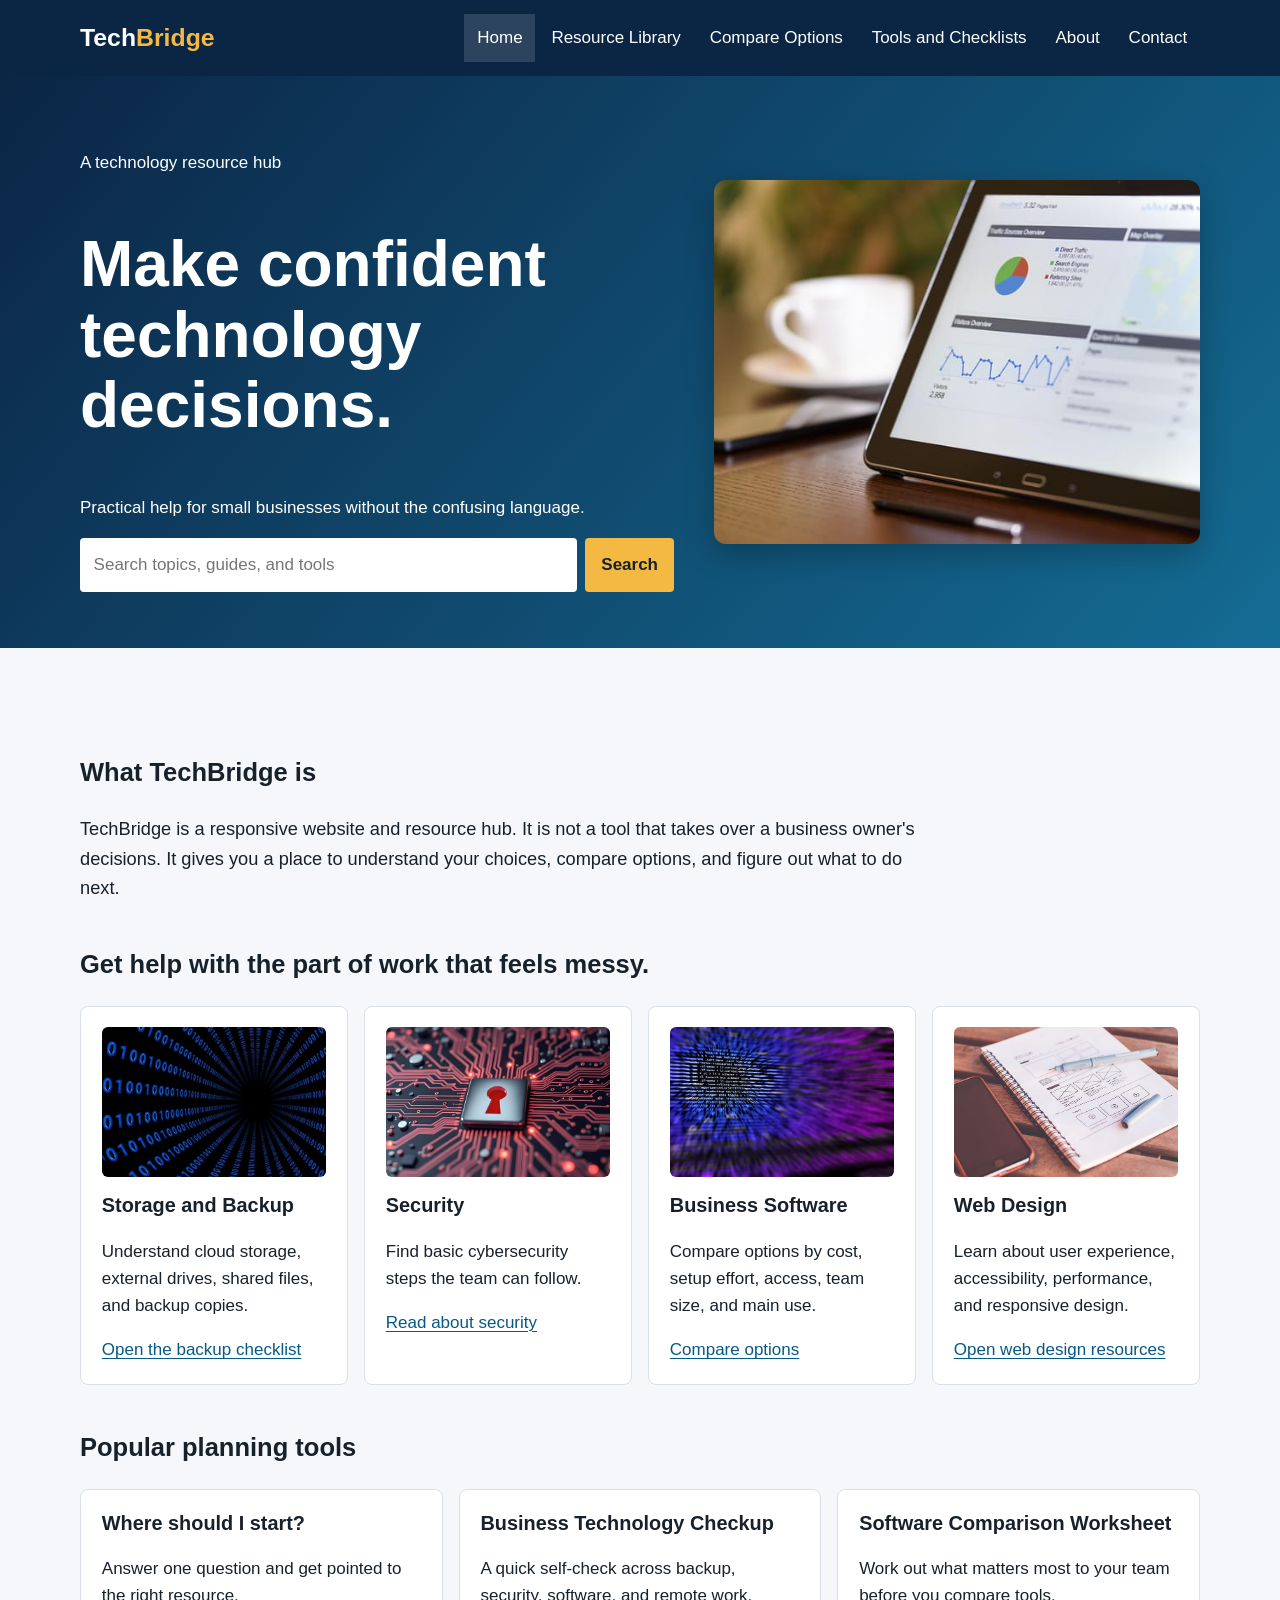
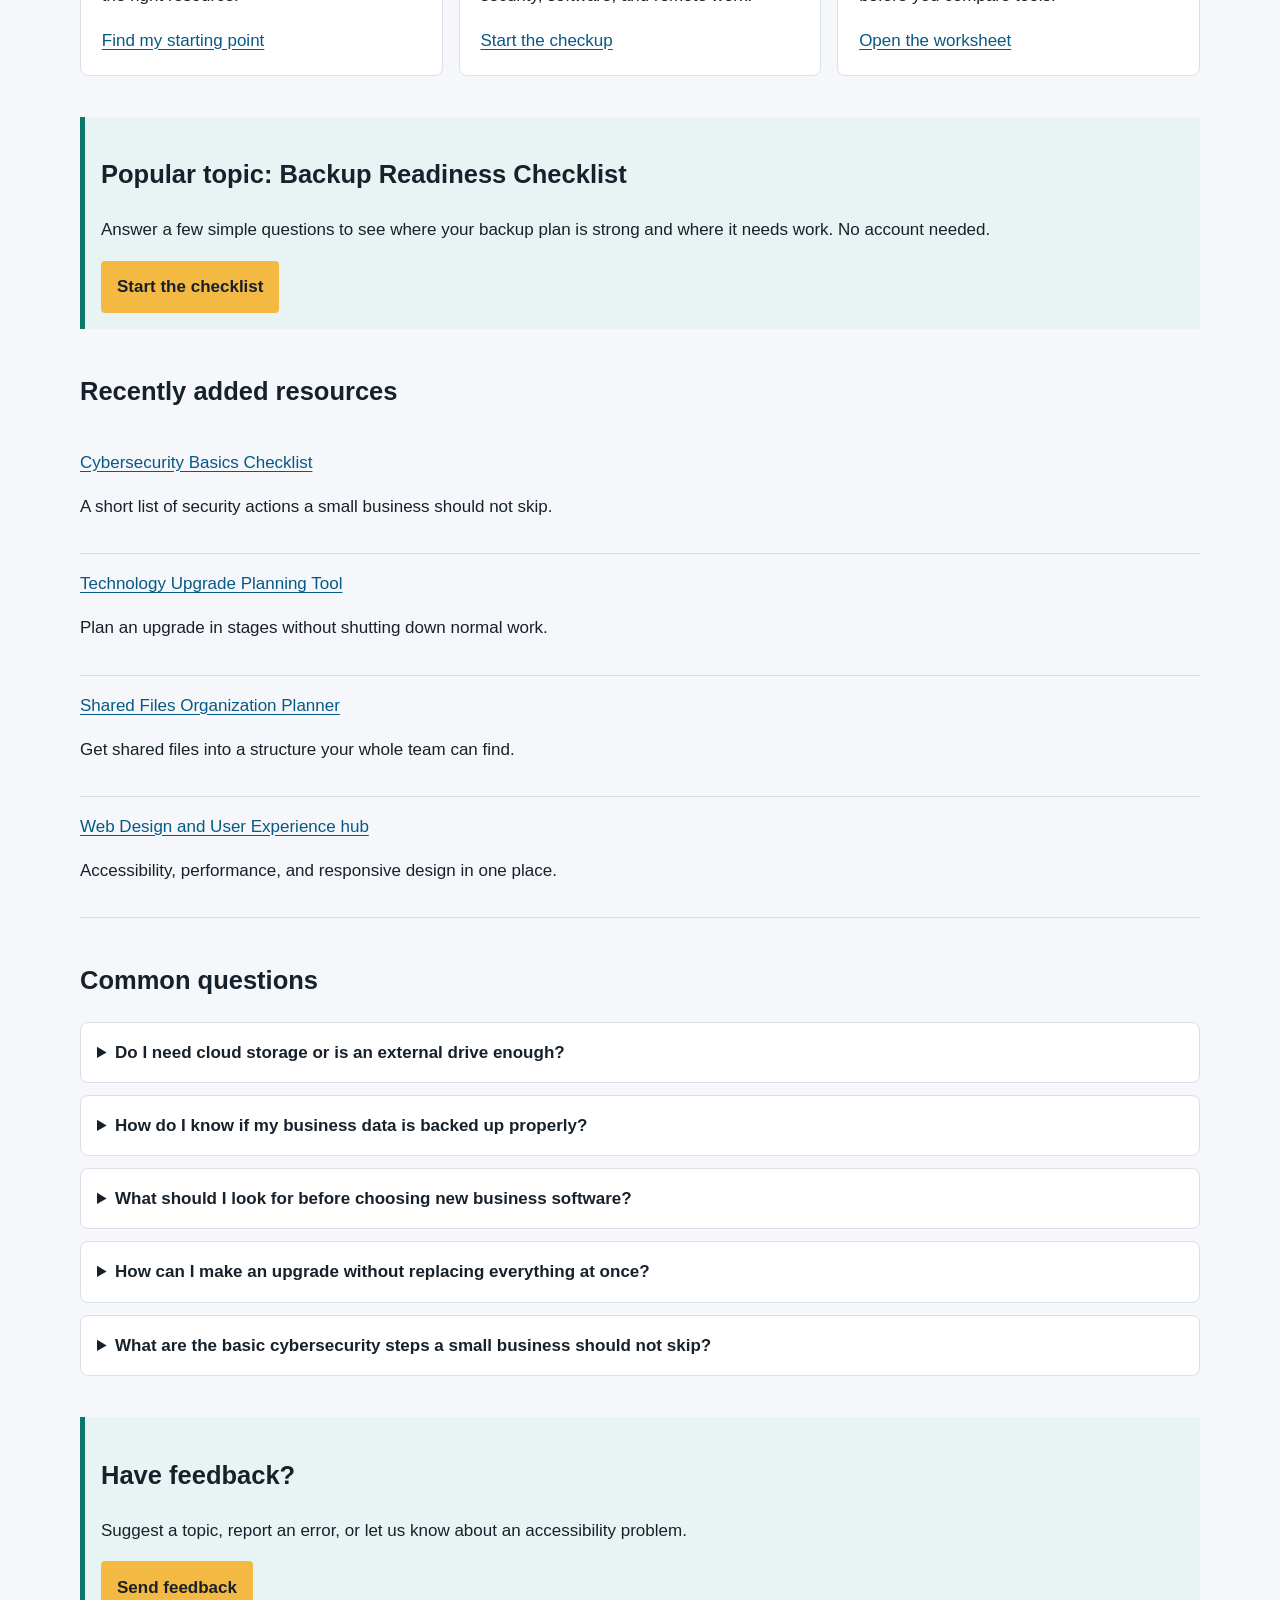
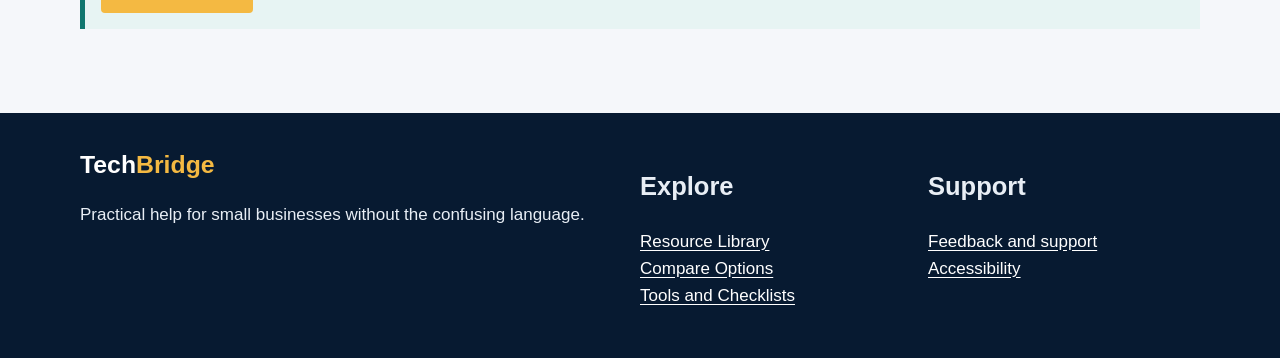
<file: index.html>
<!doctype html>
<html lang="en">
<head>
<meta charset="utf-8">
<meta name="viewport" content="width=device-width, initial-scale=1">
<meta name="description" content="TechBridge technology resource hub for small-business owners.">
<title>Home — TechBridge</title>
<link rel="stylesheet" href="css/styles.css">
</head>
<body>
<a class="skip" href="#main">Skip to main content</a>
<header class="site-header">
  <div class="wrap header-inner">
    <a class="brand" href="index.html">Tech<span>Bridge</span></a>
    <button class="menu-button" aria-expanded="false">Menu</button>
    <nav class="site-nav" aria-label="Main navigation">
      <ul>
        <li><a href="index.html" aria-current="page">Home</a></li>
        <li><a href="resources.html">Resource Library</a></li>
        <li><a href="compare.html">Compare Options</a></li>
        <li><a href="tools.html">Tools and Checklists</a></li>
        <li><a href="about.html">About</a></li>
        <li><a href="contact.html">Contact</a></li>
      </ul>
    </nav>
  </div>
</header>

<section class="hero">
  <div class="wrap hero-inner">
    <div class="hero-text">
      <p>A technology resource hub</p>
      <h1>Make confident technology decisions.</h1>
      <p>Practical help for small businesses without the confusing language.</p>
      <form class="search" data-search role="search">
        <label class="hidden" for="search">Search topics, guides, and tools</label>
        <input id="search" name="q" type="search" placeholder="Search topics, guides, and tools">
        <button type="submit">Search</button>
      </form>
    </div>
    <img
      class="hero-image"
      src="img/TechBridge.jpg"
      alt="A small-business owner reviewing technology options on a laptop"
      loading="eager" fetchpriority="high">
  </div>
</section>

<main id="main" class="wrap">

  <section>
    <h2>What TechBridge is</h2>
    <p class="intro">TechBridge is a responsive website and resource hub. It is not a tool that takes over a business owner's decisions. It gives you a place to understand your choices, compare options, and figure out what to do next.</p>
  </section>

  <section>
    <h2>Get help with the part of work that feels messy.</h2>
    <div class="grid">
      <article class="card">
        <img
          src="img/Storage-and-Backup.jpg"
          alt="External hard drive and a laptop showing files being copied for backup"
          loading="lazy">
        <h3>Storage and Backup</h3>
        <p>Understand cloud storage, external drives, shared files, and backup copies.</p>
        <a href="tools.html#backup">Open the backup checklist</a>
      </article>
      <article class="card">
        <img
          src="img/Security.jpg"
          alt="Person entering a password on a laptop with a padlock icon on screen"
          loading="lazy">
        <h3>Security</h3>
        <p>Find basic cybersecurity steps the team can follow.</p>
        <a href="security.html">Read about security</a>
      </article>
      <article class="card">
        <img
          src="img/Business-Software.jpg"
          alt="Two coworkers comparing software options side by side on a tablet"
          loading="lazy">
        <h3>Business Software</h3>
        <p>Compare options by cost, setup effort, access, team size, and main use.</p>
        <a href="compare.html">Compare options</a>
      </article>
      <article class="card">
        <img
          src="img/Web-Design.jpg"
          alt="Website wireframe sketches next to a phone showing a responsive layout"
          loading="lazy">
        <h3>Web Design</h3>
        <p>Learn about user experience, accessibility, performance, and responsive design.</p>
        <a href="user-experience.html">Open web design resources</a>
      </article>
    </div>
  </section>

  <section>
    <h2>Popular planning tools</h2>
    <div class="grid">
      <article class="card">
        <h3>Where should I start?</h3>
        <p>Answer one question and get pointed to the right resource.</p>
        <a href="tools.html#finder">Find my starting point</a>
      </article>
      <article class="card">
        <h3>Business Technology Checkup</h3>
        <p>A quick self-check across backup, security, software, and remote work.</p>
        <a href="tools.html#checkup">Start the checkup</a>
      </article>
      <article class="card">
        <h3>Software Comparison Worksheet</h3>
        <p>Work out what matters most to your team before you compare tools.</p>
        <a href="tools.html#worksheet">Open the worksheet</a>
      </article>
    </div>
  </section>

  <section class="notice">
    <h2>Popular topic: Backup Readiness Checklist</h2>
    <p>Answer a few simple questions to see where your backup plan is strong and where it needs work. No account needed.</p>
    <a class="button" href="tools.html#backup">Start the checklist</a>
  </section>

  <section>
    <h2>Recently added resources</h2>
    <ul class="resource-list">
      <li><a href="security.html#cyber-checklist">Cybersecurity Basics Checklist</a><p>A short list of security actions a small business should not skip.</p></li>
      <li><a href="tools.html#upgrade">Technology Upgrade Planning Tool</a><p>Plan an upgrade in stages without shutting down normal work.</p></li>
      <li><a href="tools.html#files">Shared Files Organization Planner</a><p>Get shared files into a structure your whole team can find.</p></li>
      <li><a href="user-experience.html">Web Design and User Experience hub</a><p>Accessibility, performance, and responsive design in one place.</p></li>
    </ul>
  </section>

  <section class="faq">
    <h2>Common questions</h2>
    <details>
      <summary>Do I need cloud storage or is an external drive enough?</summary>
      <p>It depends on how many people need access and from where. An external drive works if one person needs occasional backup, but a team that shares files from different locations usually needs cloud storage too. See the <a href="compare.html">Compare Options</a> page.</p>
    </details>
    <details>
      <summary>How do I know if my business data is backed up properly?</summary>
      <p>A proper backup has a separate copy, a known location, someone who checks it, and a way to recover files. Run the <a href="tools.html#backup">Backup Readiness Checklist</a> to see where you stand.</p>
    </details>
    <details>
      <summary>What should I look for before choosing new business software?</summary>
      <p>Cost, setup effort, access, team size, and main use — in that order for most small teams. The <a href="tools.html#worksheet">Software Comparison Worksheet</a> helps you decide which matters most first.</p>
    </details>
    <details>
      <summary>How can I make an upgrade without replacing everything at once?</summary>
      <p>Start with the smallest piece that is causing the most trouble. The <a href="tools.html#upgrade">Technology Upgrade Planning Tool</a> walks through this in stages.</p>
    </details>
    <details>
      <summary>What are the basic cybersecurity steps a small business should not skip?</summary>
      <p>Unique passwords, multi-factor authentication, and automatic updates cover most of the risk. See the <a href="security.html#cyber-checklist">Cybersecurity Basics Checklist</a>.</p>
    </details>
  </section>

  <section class="notice">
    <h2>Have feedback?</h2>
    <p>Suggest a topic, report an error, or let us know about an accessibility problem.</p>
    <a class="button" href="contact.html">Send feedback</a>
  </section>

</main>

<footer class="site-footer">
  <div class="wrap footer">
    <div>
      <a class="brand" href="index.html">Tech<span>Bridge</span></a>
      <p>Practical help for small businesses without the confusing language.</p>
    </div>
    <div>
      <h2>Explore</h2>
      <p><a href="resources.html">Resource Library</a><br><a href="compare.html">Compare Options</a><br><a href="tools.html">Tools and Checklists</a></p>
    </div>
    <div>
      <h2>Support</h2>
      <p><a href="contact.html">Feedback and support</a><br><a href="accessibility.html">Accessibility</a></p>
    </div>
  </div>
</footer>
<script src="js/script.js"></script>
</body>
</html>
</file>
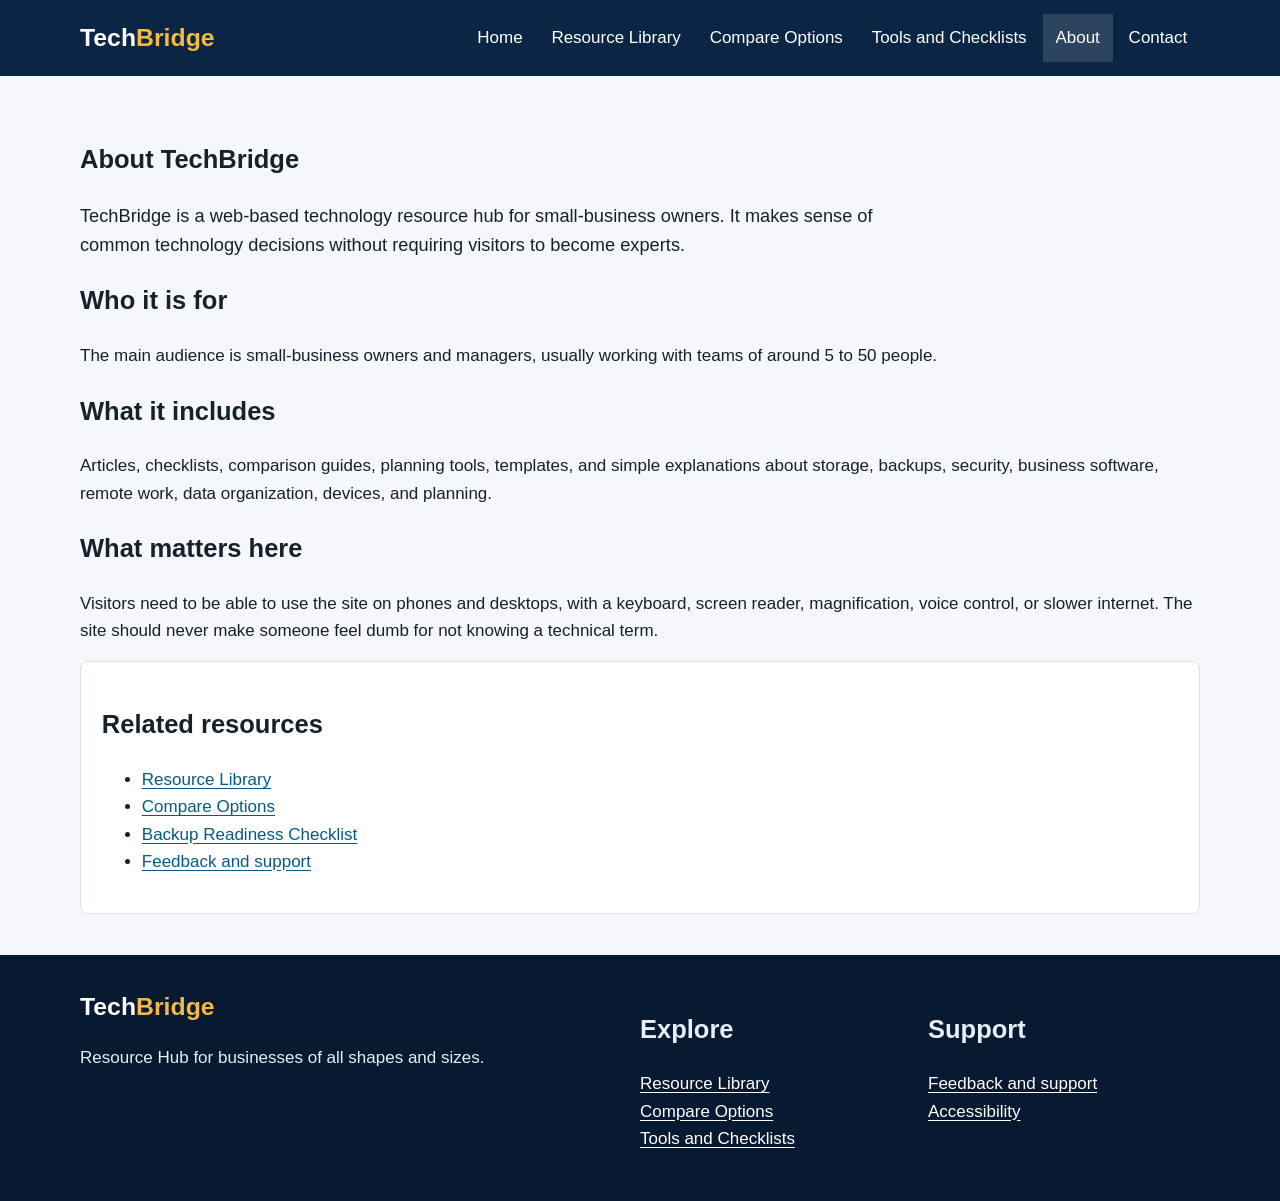
<file: about.html>
<!doctype html><html lang="en"><head><meta charset="utf-8"><meta name="viewport" content="width=device-width,initial-scale=1"><meta name="description" content="TechBridge technology resource hub for small-business owners."><title>About | TechBridge</title><link rel="stylesheet" href="css/styles.css"></head><body><a class="skip" href="#main">Skip to main content</a><header class="site-header"><div class="wrap header-inner"><a class="brand" href="index.html">Tech<span>Bridge</span></a><button class="menu-button" aria-expanded="false">Menu</button><nav class="site-nav" aria-label="Main navigation"><ul><li><a href="index.html" >Home</a></li><li><a href="resources.html" >Resource Library</a></li><li><a href="compare.html" >Compare Options</a></li><li><a href="backup-checklist.html" >Tools and Checklists</a></li><li><a href="about.html" aria-current="page">About</a></li><li><a href="contact.html" >Contact</a></li></ul></nav></div></header><main id="main" class="wrap"><article><h1>About TechBridge</h1><p class="intro">TechBridge is a web-based technology resource hub for small-business owners. It makes sense of common technology decisions without requiring visitors to become experts.</p><h2>Who it is for</h2><p>The main audience is small-business owners and managers, usually working with teams of around 5 to 50 people.</p><h2>What it includes</h2><p>Articles, checklists, comparison guides, planning tools, templates, and simple explanations about storage, backups, security, business software, remote work, data organization, devices, and planning.</p><h2>What matters here</h2><p>Visitors need to be able to use the site on phones and desktops, with a keyboard, screen reader, magnification, voice control, or slower internet. The site should never make someone feel dumb for not knowing a technical term.</p><aside class="related"><h2>Related resources</h2><ul><li><a href="resources.html">Resource Library</a></li><li><a href="compare.html">Compare Options</a></li><li><a href="backup-checklist.html">Backup Readiness Checklist</a></li><li><a href="contact.html">Feedback and support</a></li></ul></aside></article></main><footer class="site-footer"><div class="wrap footer"><div><a class="brand" href="index.html">Tech<span>Bridge</span></a><p>Resource Hub for businesses of all shapes and sizes.</p></div><div><h2>Explore</h2><p><a href="resources.html">Resource Library</a><br><a href="compare.html">Compare Options</a><br><a href="backup-checklist.html">Tools and Checklists</a></p></div><div><h2>Support</h2><p><a href="contact.html">Feedback and support</a><br><a href="accessibility.html">Accessibility</a></p></div></div></footer><script src="js/script.js"></script></body></html>
</file>
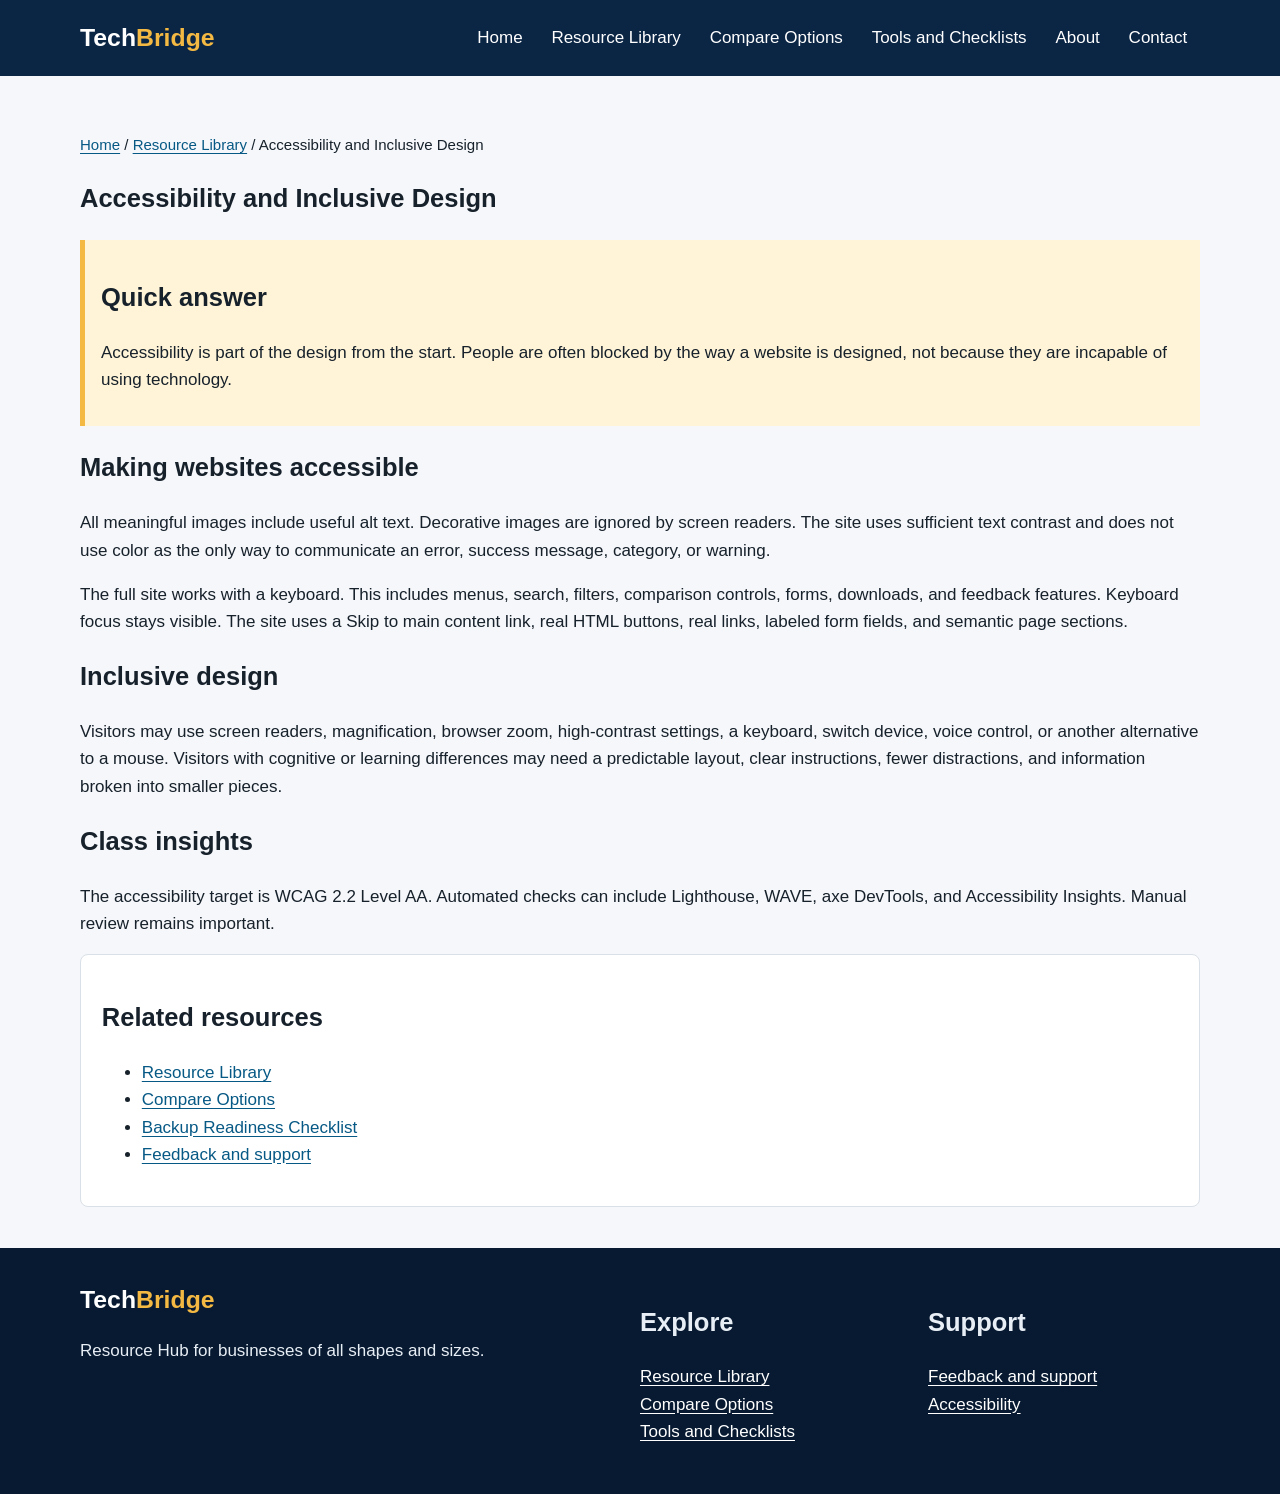
<file: accessibility.html>
<!doctype html><html lang="en"><head><meta charset="utf-8"><meta name="viewport" content="width=device-width,initial-scale=1"><meta name="description" content="TechBridge technology resource hub for small-business owners."><title>Accessibility and Inclusive Design | TechBridge</title><link rel="stylesheet" href="css/styles.css"></head><body><a class="skip" href="#main">Skip to main content</a><header class="site-header"><div class="wrap header-inner"><a class="brand" href="index.html">Tech<span>Bridge</span></a><button class="menu-button" aria-expanded="false">Menu</button><nav class="site-nav" aria-label="Main navigation"><ul><li><a href="index.html" >Home</a></li><li><a href="resources.html" >Resource Library</a></li><li><a href="compare.html" >Compare Options</a></li><li><a href="backup-checklist.html" >Tools and Checklists</a></li><li><a href="about.html" >About</a></li><li><a href="contact.html" >Contact</a></li></ul></nav></div></header><main id="main" class="wrap"><article><p class="breadcrumbs"><a href="index.html">Home</a> / <a href="resources.html">Resource Library</a> / Accessibility and Inclusive Design</p><h1>Accessibility and Inclusive Design</h1><div class="quick"><h2>Quick answer</h2><p>Accessibility is part of the design from the start. People are often blocked by the way a website is designed, not because they are incapable of using technology.</p></div><h2>Making websites accessible</h2><p>All meaningful images include useful alt text. Decorative images are ignored by screen readers. The site uses sufficient text contrast and does not use color as the only way to communicate an error, success message, category, or warning.</p><p>The full site works with a keyboard. This includes menus, search, filters, comparison controls, forms, downloads, and feedback features. Keyboard focus stays visible. The site uses a Skip to main content link, real HTML buttons, real links, labeled form fields, and semantic page sections.</p><h2>Inclusive design</h2><p>Visitors may use screen readers, magnification, browser zoom, high-contrast settings, a keyboard, switch device, voice control, or another alternative to a mouse. Visitors with cognitive or learning differences may need a predictable layout, clear instructions, fewer distractions, and information broken into smaller pieces.</p><h2>Class insights</h2><p>The accessibility target is WCAG 2.2 Level AA. Automated checks can include Lighthouse, WAVE, axe DevTools, and Accessibility Insights. Manual review remains important.</p><aside class="related"><h2>Related resources</h2><ul><li><a href="resources.html">Resource Library</a></li><li><a href="compare.html">Compare Options</a></li><li><a href="backup-checklist.html">Backup Readiness Checklist</a></li><li><a href="contact.html">Feedback and support</a></li></ul></aside></article></main><footer class="site-footer"><div class="wrap footer"><div><a class="brand" href="index.html">Tech<span>Bridge</span></a><p>Resource Hub for businesses of all shapes and sizes.</p></div><div><h2>Explore</h2><p><a href="resources.html">Resource Library</a><br><a href="compare.html">Compare Options</a><br><a href="backup-checklist.html">Tools and Checklists</a></p></div><div><h2>Support</h2><p><a href="contact.html">Feedback and support</a><br><a href="accessibility.html">Accessibility</a></p></div></div></footer><script src="js/script.js"></script></body></html>
</file>
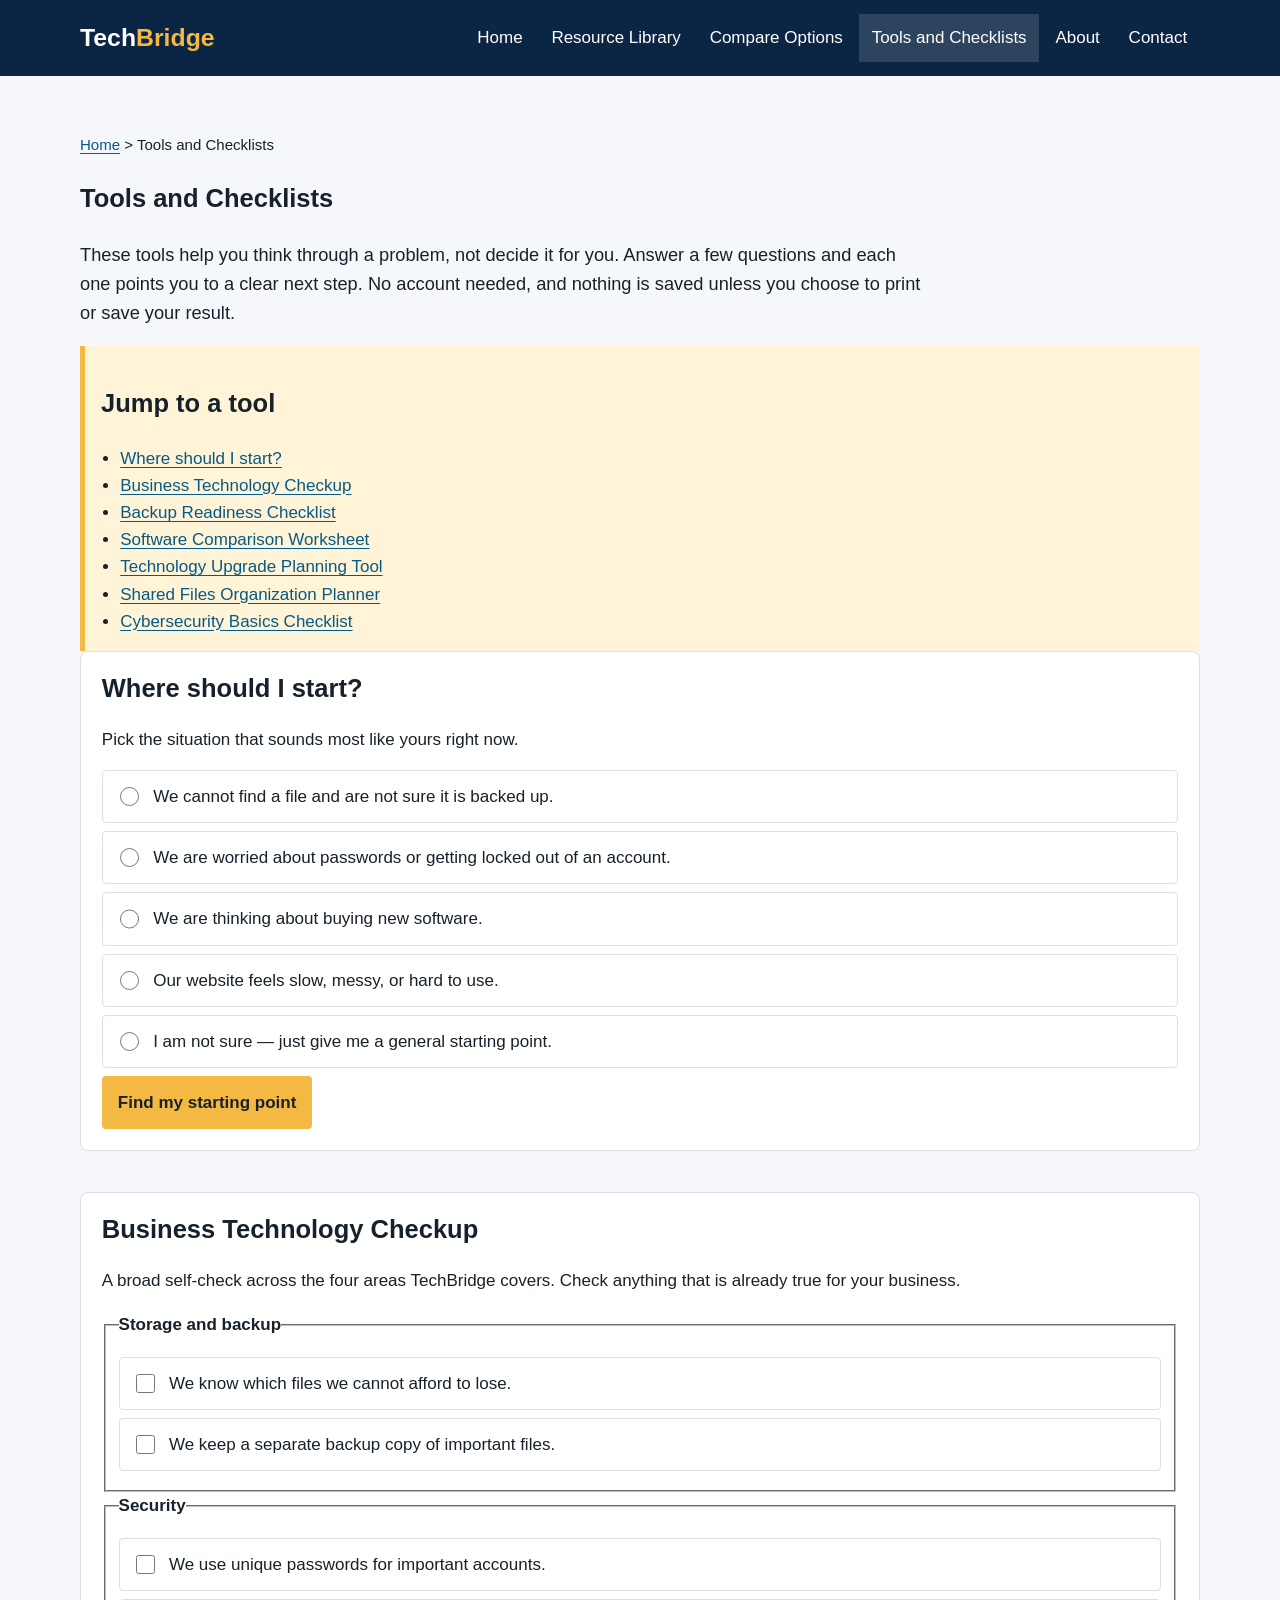
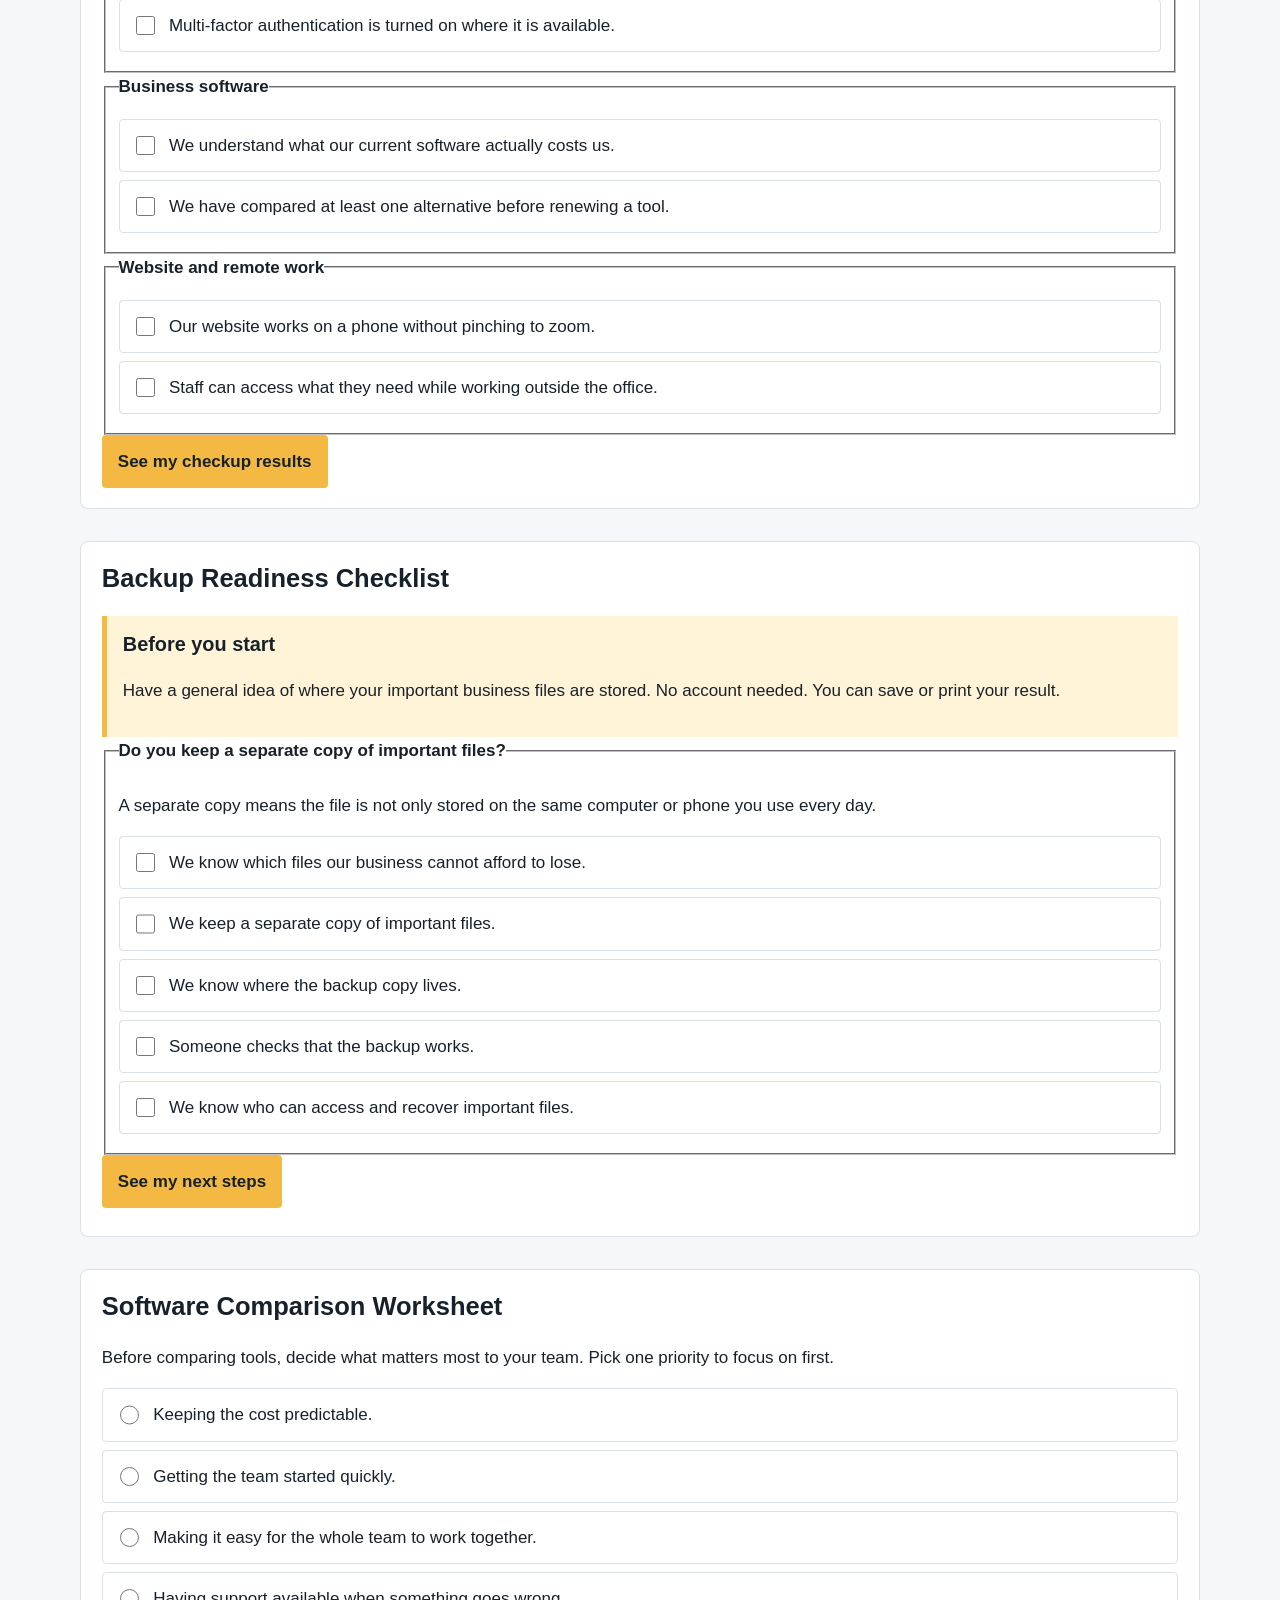
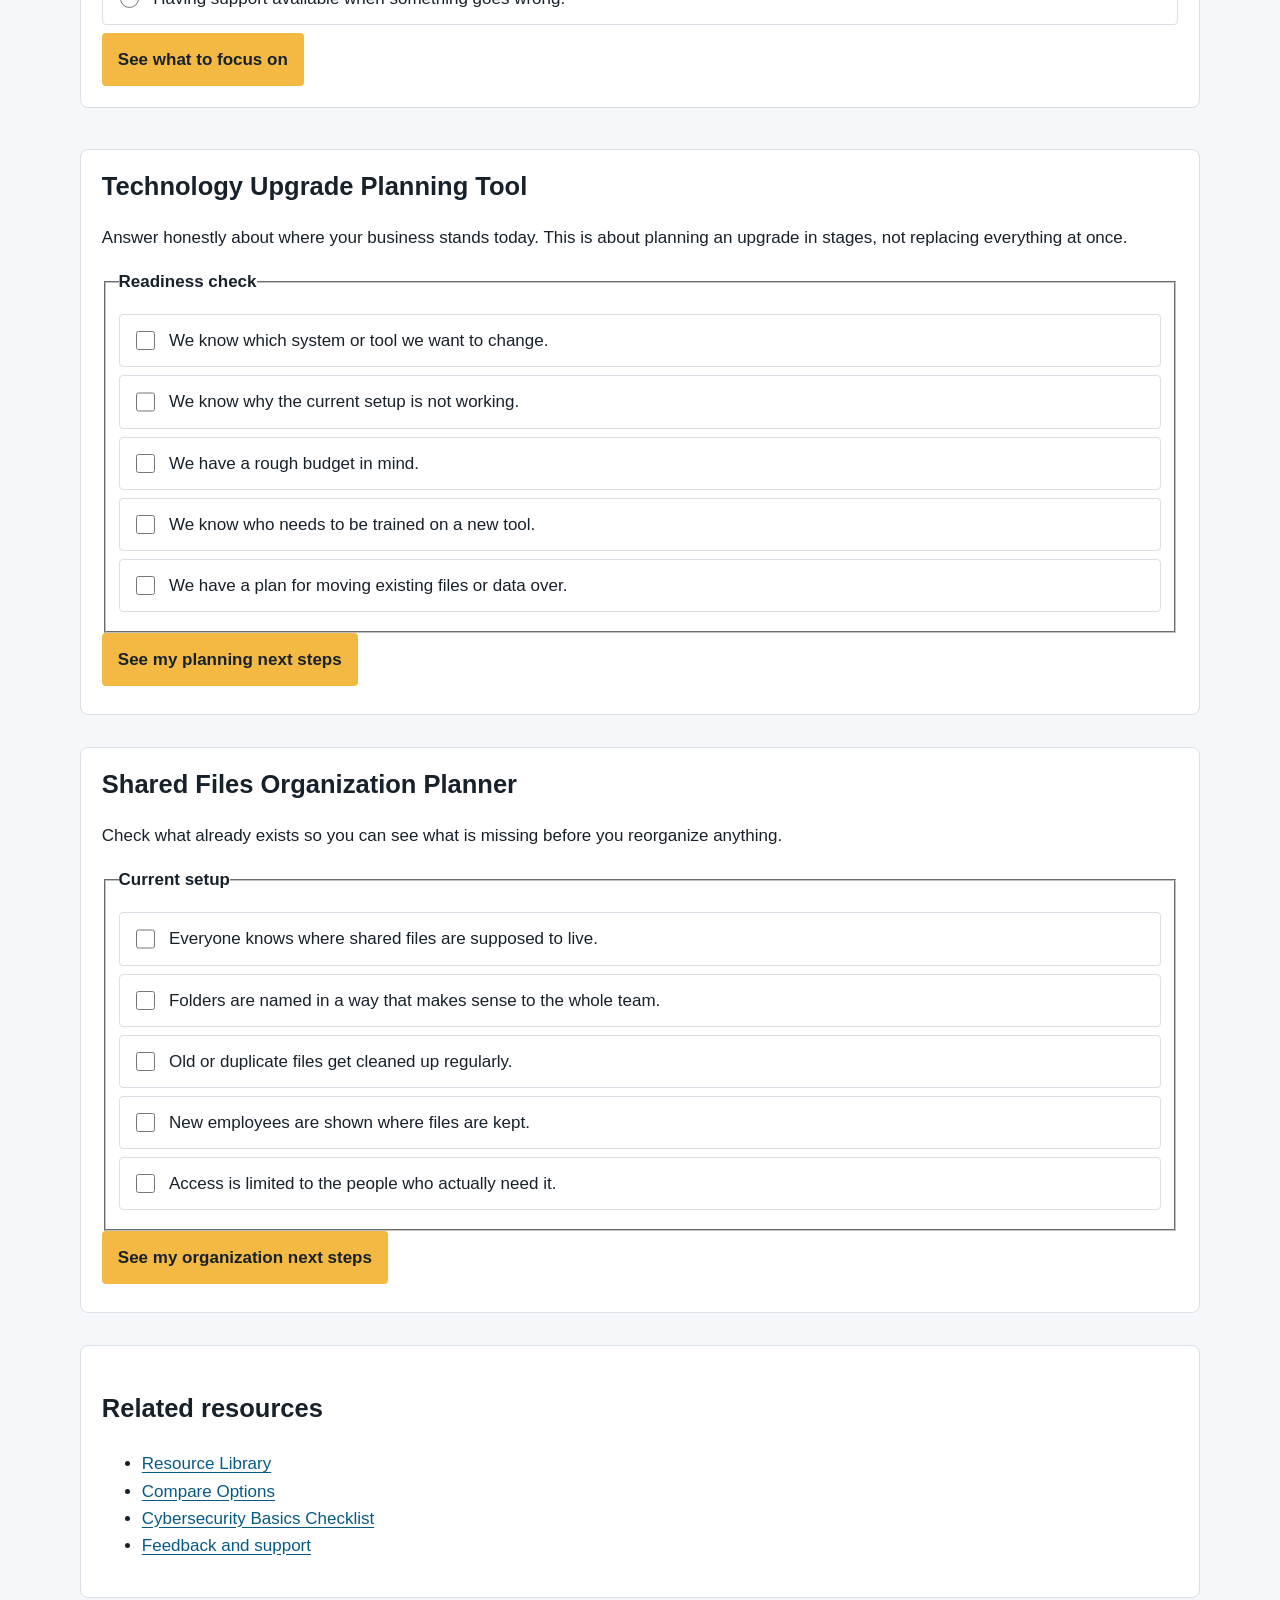
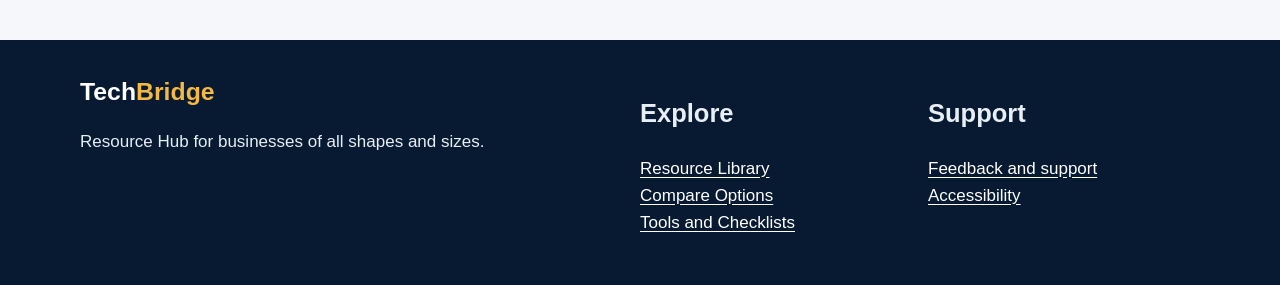
<file: backup-checklist.html>
<!doctype html>
<html lang="en">
<head>
<meta charset="utf-8">
<meta name="viewport" content="width=device-width, initial-scale=1">
<meta name="description" content="TechBridge technology resource hub for small-business owners.">
<title>Backup Readiness Checklist — TechBridge</title>
<link rel="stylesheet" href="css/styles.css">
<meta http-equiv="refresh" content="0; url=tools.html#backup">
</head>
<body>
<a class="skip" href="#main">Skip to main content</a>
<header class="site-header">
  <div class="wrap header-inner">
    <a class="brand" href="index.html">Tech<span>Bridge</span></a>
    <button class="menu-button" aria-expanded="false">Menu</button>
    <nav class="site-nav" aria-label="Main navigation">
      <ul>
        <li><a href="index.html">Home</a></li>
        <li><a href="resources.html">Resource Library</a></li>
        <li><a href="compare.html">Compare Options</a></li>
        <li><a href="tools.html" aria-current="page">Tools and Checklists</a></li>
        <li><a href="about.html">About</a></li>
        <li><a href="contact.html">Contact</a></li>
      </ul>
    </nav>
  </div>
</header>
<main id="main" class="wrap">
  <article>
    <h1>The Backup Readiness Checklist has moved</h1>
    <p>It now lives with the other planning tools. <a href="tools.html#backup">Go to the Backup Readiness Checklist</a>.</p>
  </article>
</main>
<footer class="site-footer">
  <div class="wrap footer">
    <div>
      <a class="brand" href="index.html">Tech<span>Bridge</span></a>
      <p>Resource Hub for businesses of all shapes and sizes.</p>
    </div>
    <div>
      <h2>Explore</h2>
      <p><a href="resources.html">Resource Library</a><br><a href="compare.html">Compare Options</a><br><a href="tools.html">Tools and Checklists</a></p>
    </div>
    <div>
      <h2>Support</h2>
      <p><a href="contact.html">Feedback and support</a><br><a href="accessibility.html">Accessibility</a></p>
    </div>
  </div>
</footer>
<script src="js/script.js"></script>
</body>
</html>
</file>
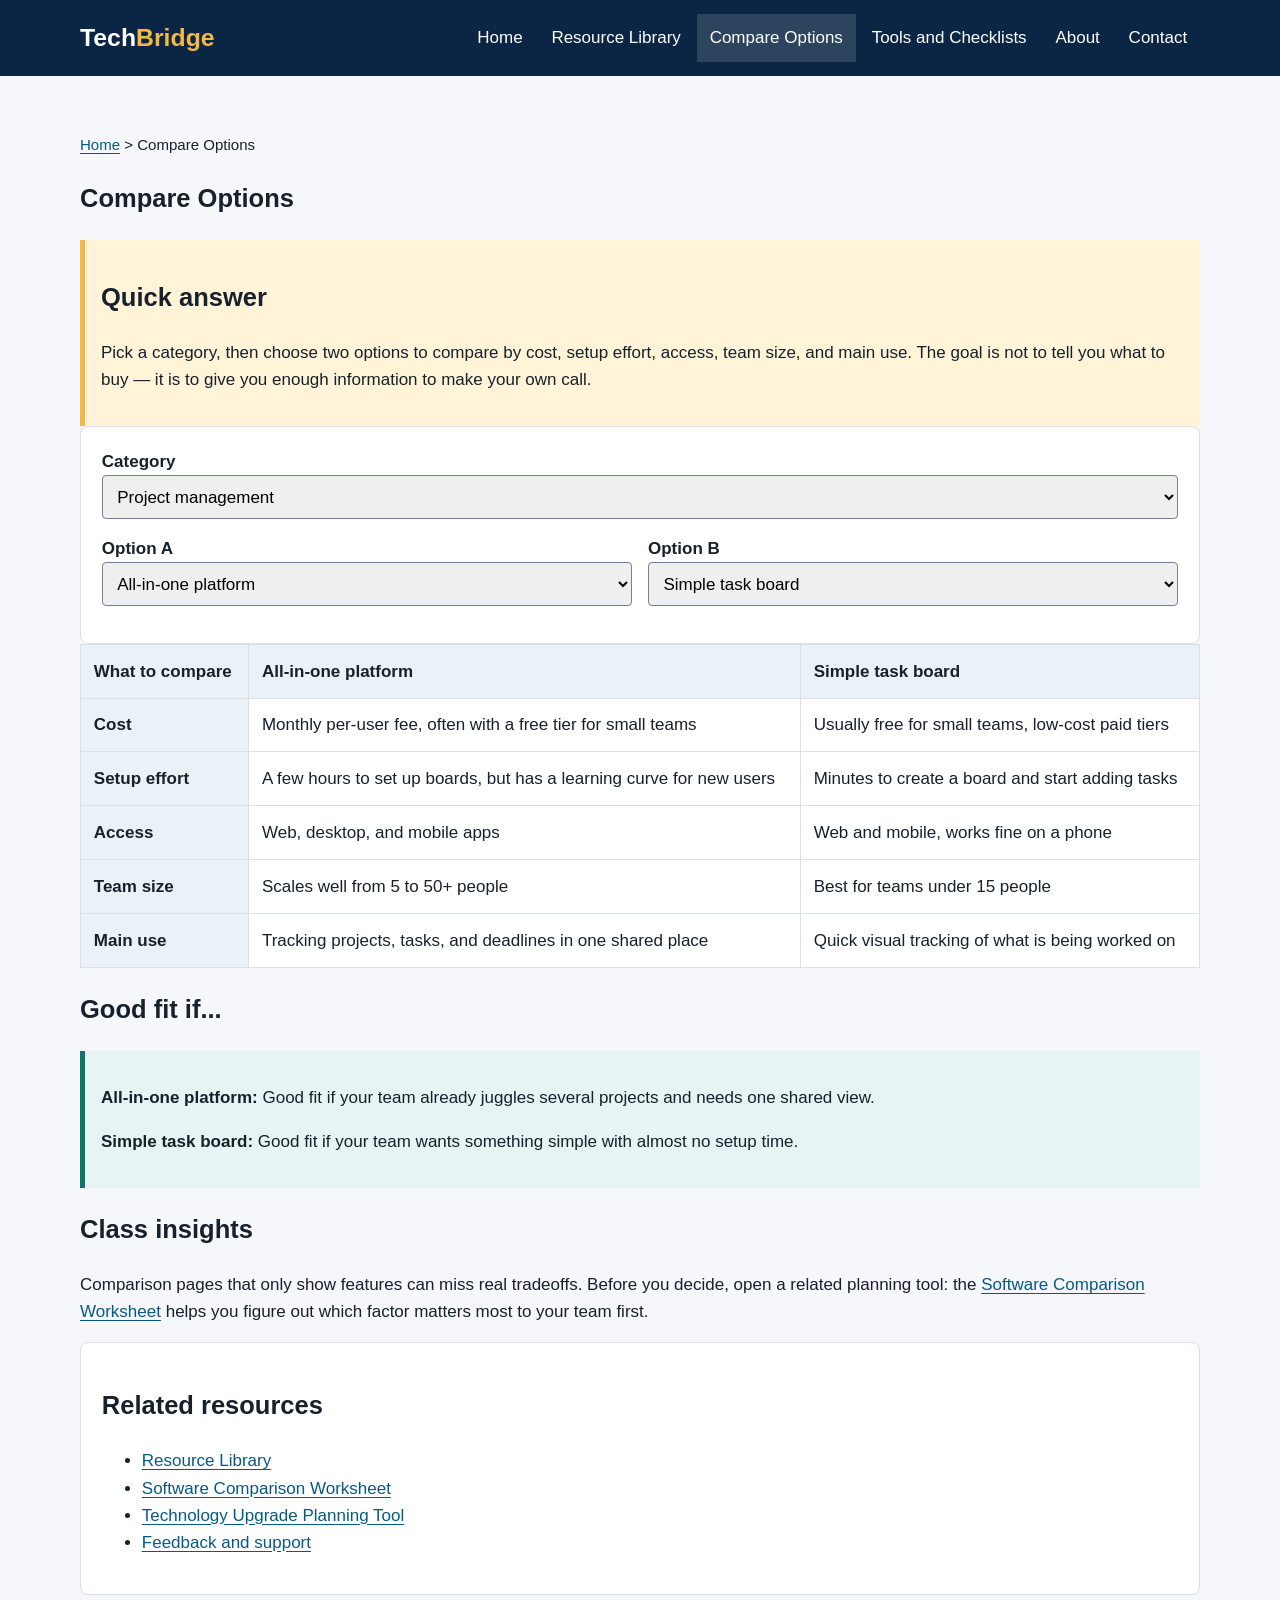
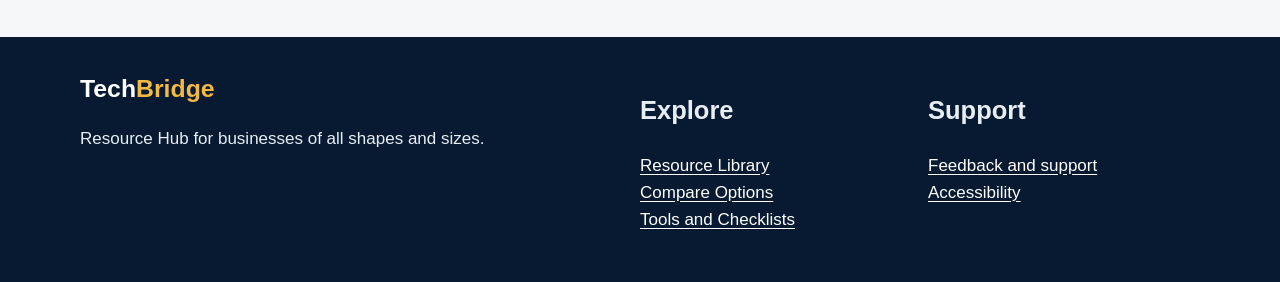
<file: compare.html>
<!doctype html>
<html lang="en">
<head>
<meta charset="utf-8">
<meta name="viewport" content="width=device-width, initial-scale=1">
<meta name="description" content="Compare business software options by cost, setup effort, access, team size, and main use.">
<title>Compare Options — TechBridge</title>
<link rel="stylesheet" href="css/styles.css">
</head>
<body>
<a class="skip" href="#main">Skip to main content</a>
<header class="site-header">
  <div class="wrap header-inner">
    <a class="brand" href="index.html">Tech<span>Bridge</span></a>
    <button class="menu-button" aria-expanded="false">Menu</button>
    <nav class="site-nav" aria-label="Main navigation">
      <ul>
        <li><a href="index.html">Home</a></li>
        <li><a href="resources.html">Resource Library</a></li>
        <li><a href="compare.html" aria-current="page">Compare Options</a></li>
        <li><a href="tools.html">Tools and Checklists</a></li>
        <li><a href="about.html">About</a></li>
        <li><a href="contact.html">Contact</a></li>
      </ul>
    </nav>
  </div>
</header>

<main id="main" class="wrap">
  <article>
    <p class="breadcrumbs"><a href="index.html">Home</a> &gt; Compare Options</p>
    <h1>Compare Options</h1>
    <div class="quick">
      <h2>Quick answer</h2>
      <p>Pick a category, then choose two options to compare by cost, setup effort, access, team size, and main use. The goal is not to tell you what to buy — it is to give you enough information to make your own call.</p>
    </div>

    <form data-compare class="form">
      <div class="field">
        <label for="category">Category</label>
        <select id="category" name="category">
          <option value="project-management">Project management</option>
          <option value="file-storage">Shared file storage</option>
          <option value="team-communication">Team communication</option>
        </select>
      </div>
      <div class="grid">
        <div class="field">
          <label for="optionA">Option A</label>
          <select id="optionA" name="optionA"></select>
        </div>
        <div class="field">
          <label for="optionB">Option B</label>
          <select id="optionB" name="optionB"></select>
        </div>
      </div>
    </form>

    <div class="table-wrap">
      <table class="table">
        <thead>
          <tr>
            <th scope="col">What to compare</th>
            <th scope="col" data-th-a>Option A</th>
            <th scope="col" data-th-b>Option B</th>
          </tr>
        </thead>
        <tbody data-compare-body></tbody>
      </table>
    </div>

    <h2>Good fit if...</h2>
    <div class="notice" data-compare-fit></div>

    <h2>Class insights</h2>
    <p>Comparison pages that only show features can miss real tradeoffs. Before you decide, open a related planning tool: the <a href="tools.html#worksheet">Software Comparison Worksheet</a> helps you figure out which factor matters most to your team first.</p>

    <aside class="related">
      <h2>Related resources</h2>
      <ul>
        <li><a href="resources.html">Resource Library</a></li>
        <li><a href="tools.html#worksheet">Software Comparison Worksheet</a></li>
        <li><a href="tools.html#upgrade">Technology Upgrade Planning Tool</a></li>
        <li><a href="contact.html">Feedback and support</a></li>
      </ul>
    </aside>
  </article>
</main>

<footer class="site-footer">
  <div class="wrap footer">
    <div>
      <a class="brand" href="index.html">Tech<span>Bridge</span></a>
      <p>Resource Hub for businesses of all shapes and sizes.</p>
    </div>
    <div>
      <h2>Explore</h2>
      <p><a href="resources.html">Resource Library</a><br><a href="compare.html">Compare Options</a><br><a href="tools.html">Tools and Checklists</a></p>
    </div>
    <div>
      <h2>Support</h2>
      <p><a href="contact.html">Feedback and support</a><br><a href="accessibility.html">Accessibility</a></p>
    </div>
  </div>
</footer>
<script src="js/script.js"></script>
</body>
</html>
</file>
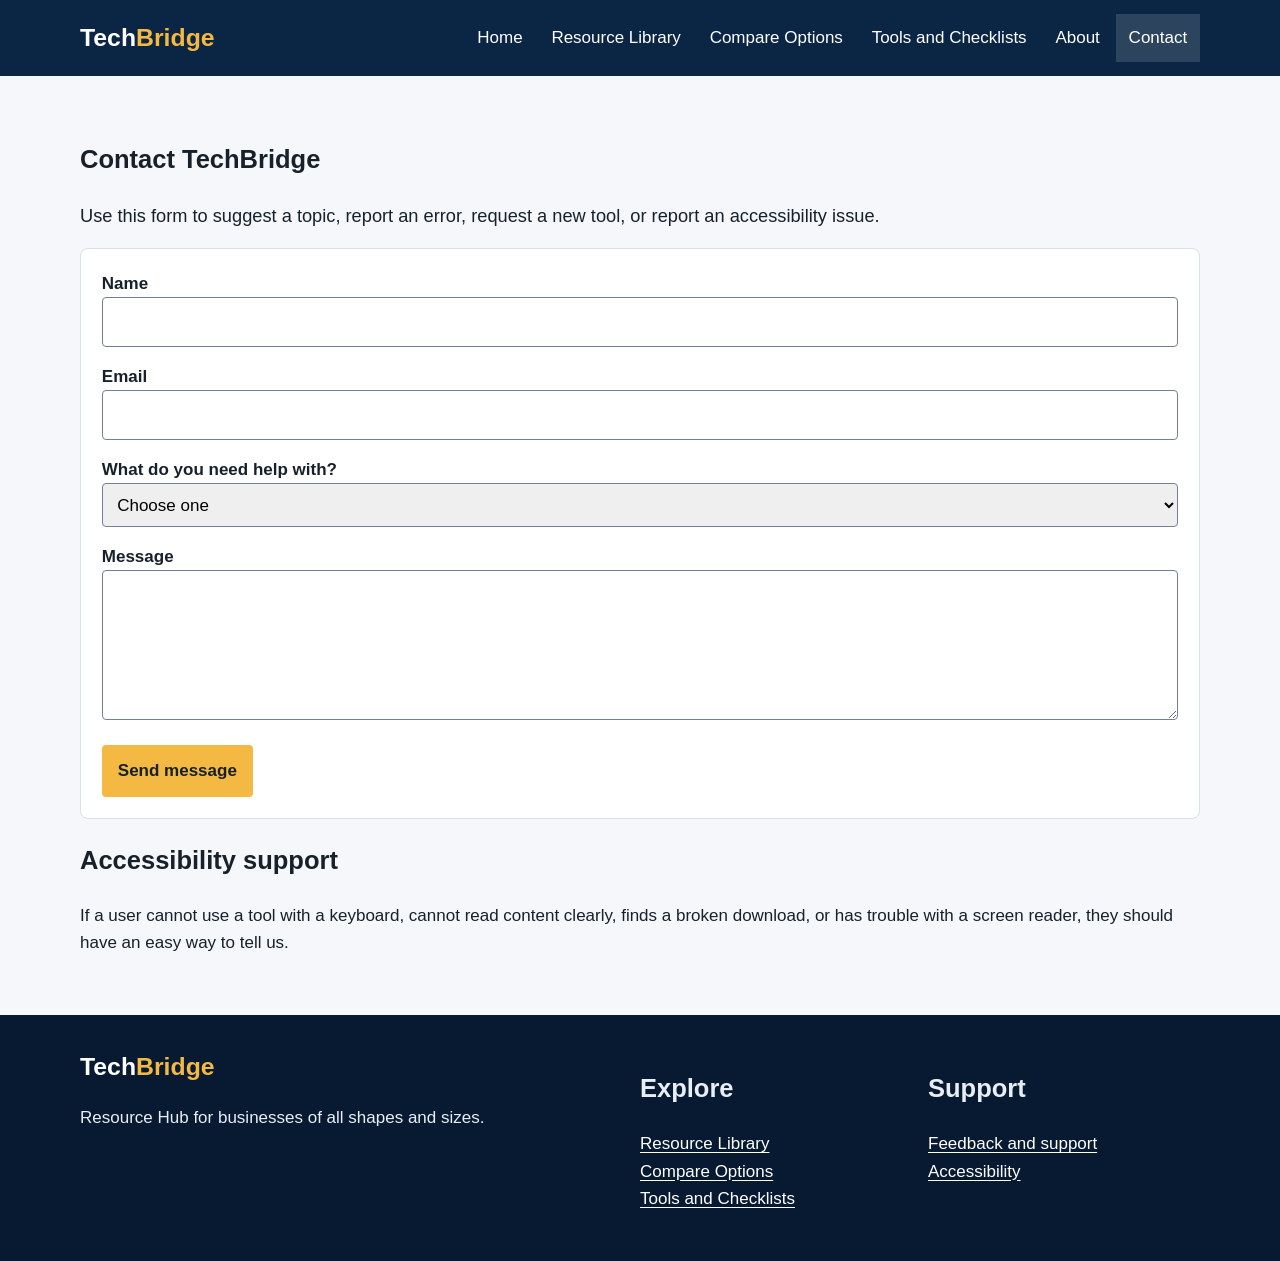
<file: contact.html>
<!doctype html><html lang="en"><head><meta charset="utf-8"><meta name="viewport" content="width=device-width,initial-scale=1"><meta name="description" content="TechBridge technology resource hub for small-business owners."><title>Contact | TechBridge</title><link rel="stylesheet" href="css/styles.css"></head><body><a class="skip" href="#main">Skip to main content</a><header class="site-header"><div class="wrap header-inner"><a class="brand" href="index.html">Tech<span>Bridge</span></a><button class="menu-button" aria-expanded="false">Menu</button><nav class="site-nav" aria-label="Main navigation"><ul><li><a href="index.html" >Home</a></li><li><a href="resources.html" >Resource Library</a></li><li><a href="compare.html" >Compare Options</a></li><li><a href="backup-checklist.html" >Tools and Checklists</a></li><li><a href="about.html" >About</a></li><li><a href="contact.html" aria-current="page">Contact</a></li></ul></nav></div></header><main id="main" class="wrap"><article><h1>Contact TechBridge</h1><p class="intro">Use this form to suggest a topic, report an error, request a new tool, or report an accessibility issue.</p><form class="form" data-contact><div class="field"><label for="name">Name</label><input id="name" name="name" required></div><div class="field"><label for="email">Email</label><input id="email" name="email" type="email" required></div><div class="field"><label for="reason">What do you need help with?</label><select id="reason" required><option value="">Choose one</option><option>Suggest a topic</option><option>Report an error</option><option>Request a new tool</option><option>Report an accessibility issue</option></select></div><div class="field"><label for="message">Message</label><textarea id="message" required></textarea></div><button class="button">Send message</button></form><p data-status aria-live="polite"></p><h2>Accessibility support</h2><p>If a user cannot use a tool with a keyboard, cannot read content clearly, finds a broken download, or has trouble with a screen reader, they should have an easy way to tell us.</p></article></main><footer class="site-footer"><div class="wrap footer"><div><a class="brand" href="index.html">Tech<span>Bridge</span></a><p>Resource Hub for businesses of all shapes and sizes.</p></div><div><h2>Explore</h2><p><a href="resources.html">Resource Library</a><br><a href="compare.html">Compare Options</a><br><a href="backup-checklist.html">Tools and Checklists</a></p></div><div><h2>Support</h2><p><a href="contact.html">Feedback and support</a><br><a href="accessibility.html">Accessibility</a></p></div></div></footer><script src="js/script.js"></script></body></html>
</file>
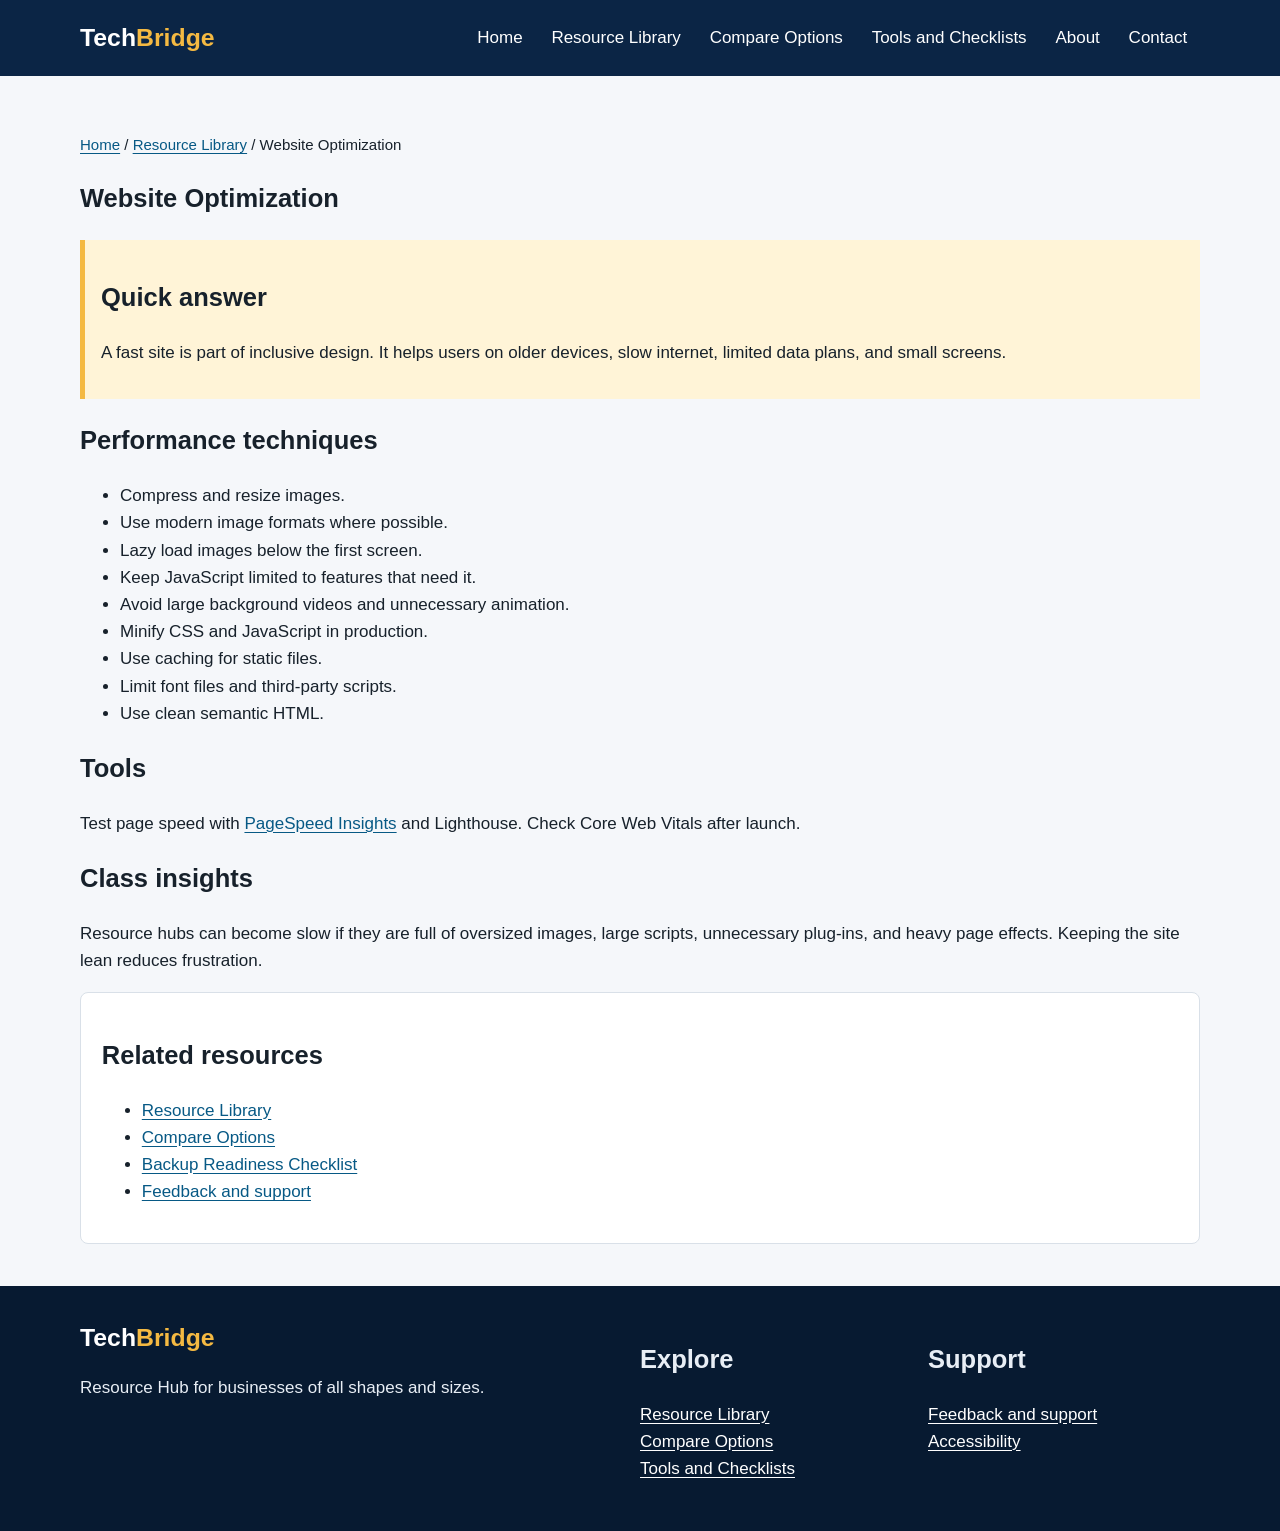
<file: optimization.html>
<!doctype html><html lang="en"><head><meta charset="utf-8"><meta name="viewport" content="width=device-width,initial-scale=1"><meta name="description" content="TechBridge technology resource hub for small-business owners."><title>Website Optimization | TechBridge</title><link rel="stylesheet" href="css/styles.css"></head><body><a class="skip" href="#main">Skip to main content</a><header class="site-header"><div class="wrap header-inner"><a class="brand" href="index.html">Tech<span>Bridge</span></a><button class="menu-button" aria-expanded="false">Menu</button><nav class="site-nav" aria-label="Main navigation"><ul><li><a href="index.html" >Home</a></li><li><a href="resources.html" >Resource Library</a></li><li><a href="compare.html" >Compare Options</a></li><li><a href="backup-checklist.html" >Tools and Checklists</a></li><li><a href="about.html" >About</a></li><li><a href="contact.html" >Contact</a></li></ul></nav></div></header><main id="main" class="wrap"><article><p class="breadcrumbs"><a href="index.html">Home</a> / <a href="resources.html">Resource Library</a> / Website Optimization</p><h1>Website Optimization</h1><div class="quick"><h2>Quick answer</h2><p>A fast site is part of inclusive design. It helps users on older devices, slow internet, limited data plans, and small screens.</p></div><h2>Performance techniques</h2><ul><li>Compress and resize images.</li><li>Use modern image formats where possible.</li><li>Lazy load images below the first screen.</li><li>Keep JavaScript limited to features that need it.</li><li>Avoid large background videos and unnecessary animation.</li><li>Minify CSS and JavaScript in production.</li><li>Use caching for static files.</li><li>Limit font files and third-party scripts.</li><li>Use clean semantic HTML.</li></ul><h2>Tools</h2><p>Test page speed with <a href="https://pagespeed.web.dev/" target="_blank" rel="noopener">PageSpeed Insights</a> and Lighthouse. Check Core Web Vitals after launch.</p><h2>Class insights</h2><p>Resource hubs can become slow if they are full of oversized images, large scripts, unnecessary plug-ins, and heavy page effects. Keeping the site lean reduces frustration.</p><aside class="related"><h2>Related resources</h2><ul><li><a href="resources.html">Resource Library</a></li><li><a href="compare.html">Compare Options</a></li><li><a href="backup-checklist.html">Backup Readiness Checklist</a></li><li><a href="contact.html">Feedback and support</a></li></ul></aside></article></main><footer class="site-footer"><div class="wrap footer"><div><a class="brand" href="index.html">Tech<span>Bridge</span></a><p>Resource Hub for businesses of all shapes and sizes.</p></div><div><h2>Explore</h2><p><a href="resources.html">Resource Library</a><br><a href="compare.html">Compare Options</a><br><a href="backup-checklist.html">Tools and Checklists</a></p></div><div><h2>Support</h2><p><a href="contact.html">Feedback and support</a><br><a href="accessibility.html">Accessibility</a></p></div></div></footer><script src="js/script.js"></script></body></html>
</file>
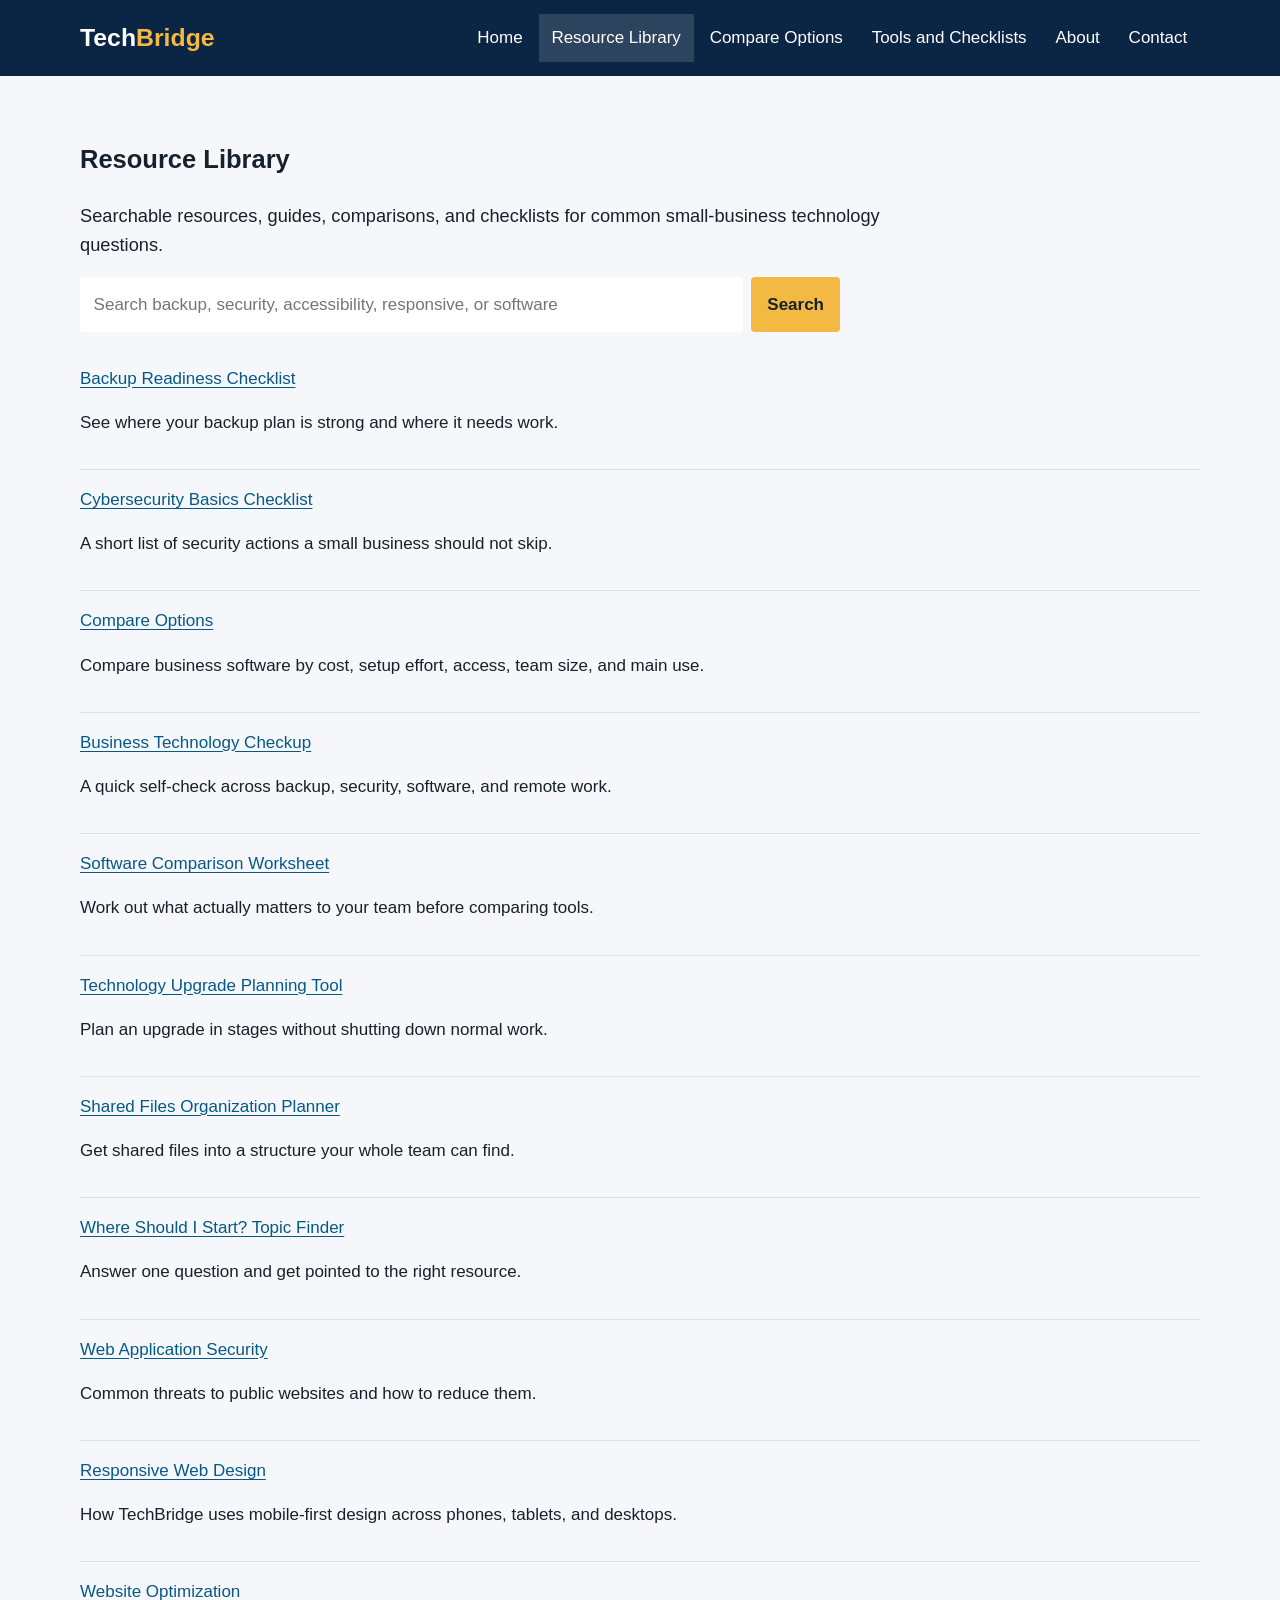
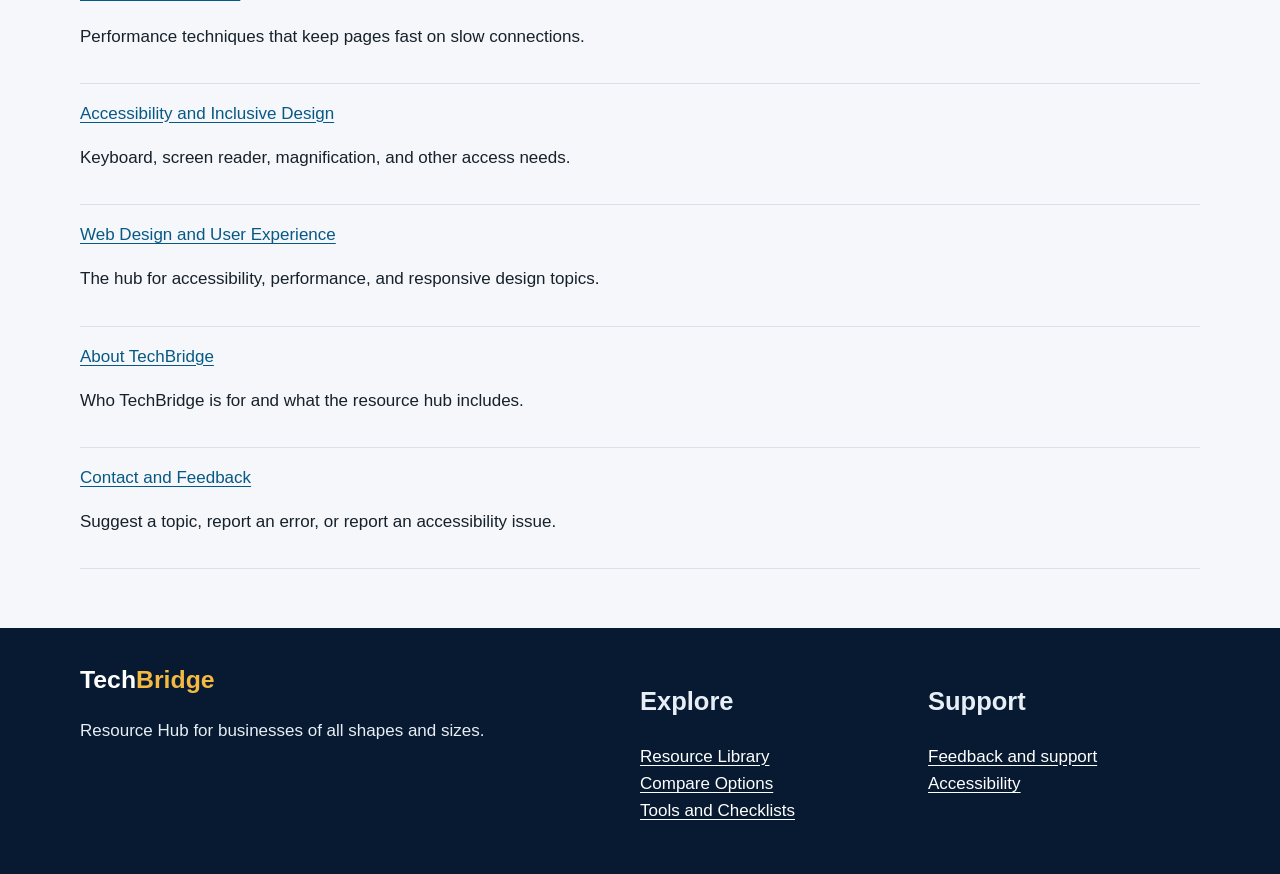
<file: resources.html>
<!doctype html><html lang="en"><head><meta charset="utf-8"><meta name="viewport" content="width=device-width,initial-scale=1"><meta name="description" content="TechBridge technology resource hub for small-business owners."><title>Resource Library | TechBridge</title><link rel="stylesheet" href="css/styles.css"></head><body><a class="skip" href="#main">Skip to main content</a><header class="site-header"><div class="wrap header-inner"><a class="brand" href="index.html">Tech<span>Bridge</span></a><button class="menu-button" aria-expanded="false">Menu</button><nav class="site-nav" aria-label="Main navigation"><ul><li><a href="index.html" >Home</a></li><li><a href="resources.html" aria-current="page">Resource Library</a></li><li><a href="compare.html" >Compare Options</a></li><li><a href="backup-checklist.html" >Tools and Checklists</a></li><li><a href="about.html" >About</a></li><li><a href="contact.html" >Contact</a></li></ul></nav></div></header><main id="main" class="wrap"><article><h1 data-title>Resource Library</h1><p class="intro">Searchable resources, guides, comparisons, and checklists for common small-business technology questions.</p><form class="search" data-search role="search"><label class="hidden" for="library">Search resources</label><input id="library" name="q" type="search" placeholder="Search backup, security, accessibility, responsive, or software"><button>Search</button></form><ul class="resource-list" data-list aria-live="polite"></ul></article></main><footer class="site-footer"><div class="wrap footer"><div><a class="brand" href="index.html">Tech<span>Bridge</span></a><p>Resource Hub for businesses of all shapes and sizes.</p></div><div><h2>Explore</h2><p><a href="resources.html">Resource Library</a><br><a href="compare.html">Compare Options</a><br><a href="backup-checklist.html">Tools and Checklists</a></p></div><div><h2>Support</h2><p><a href="contact.html">Feedback and support</a><br><a href="accessibility.html">Accessibility</a></p></div></div></footer><script src="js/script.js"></script></body></html>
</file>
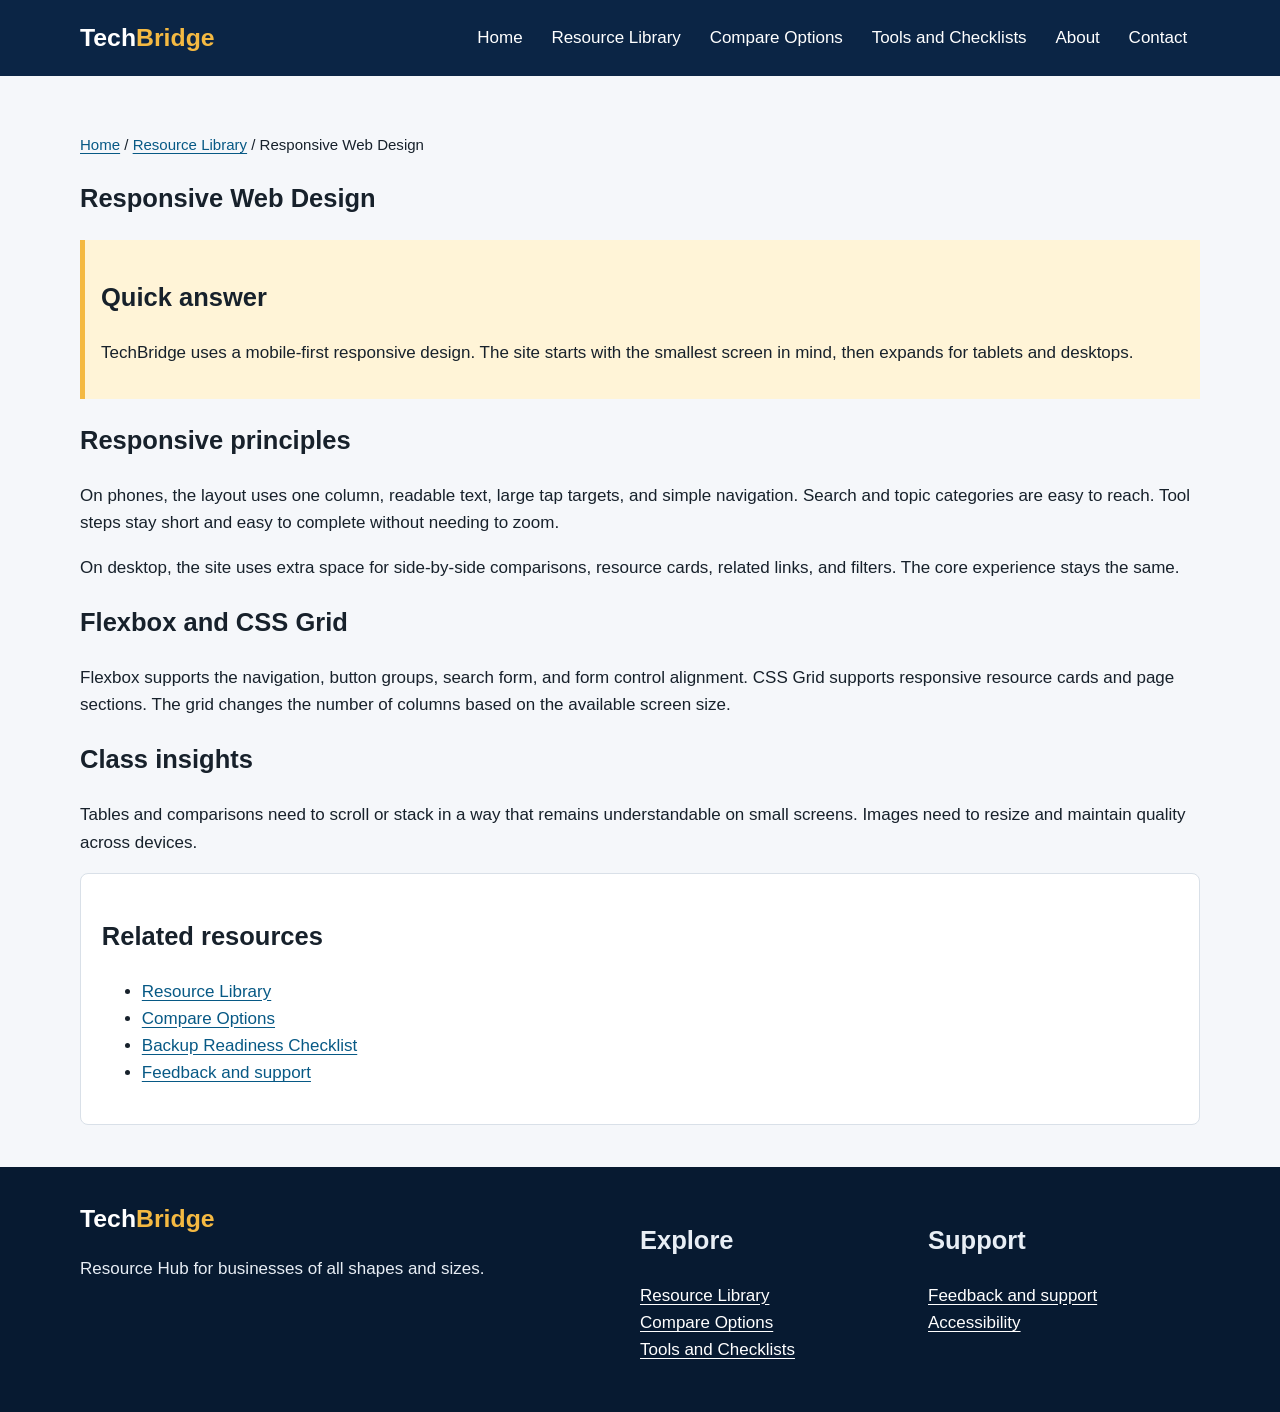
<file: responsive-design.html>
<!doctype html><html lang="en"><head><meta charset="utf-8"><meta name="viewport" content="width=device-width,initial-scale=1"><meta name="description" content="TechBridge technology resource hub for small-business owners."><title>Responsive Web Design | TechBridge</title><link rel="stylesheet" href="css/styles.css"></head><body><a class="skip" href="#main">Skip to main content</a><header class="site-header"><div class="wrap header-inner"><a class="brand" href="index.html">Tech<span>Bridge</span></a><button class="menu-button" aria-expanded="false">Menu</button><nav class="site-nav" aria-label="Main navigation"><ul><li><a href="index.html" >Home</a></li><li><a href="resources.html" >Resource Library</a></li><li><a href="compare.html" >Compare Options</a></li><li><a href="backup-checklist.html" >Tools and Checklists</a></li><li><a href="about.html" >About</a></li><li><a href="contact.html" >Contact</a></li></ul></nav></div></header><main id="main" class="wrap"><article><p class="breadcrumbs"><a href="index.html">Home</a> / <a href="resources.html">Resource Library</a> / Responsive Web Design</p><h1>Responsive Web Design</h1><div class="quick"><h2>Quick answer</h2><p>TechBridge uses a mobile-first responsive design. The site starts with the smallest screen in mind, then expands for tablets and desktops.</p></div><h2>Responsive principles</h2><p>On phones, the layout uses one column, readable text, large tap targets, and simple navigation. Search and topic categories are easy to reach. Tool steps stay short and easy to complete without needing to zoom.</p><p>On desktop, the site uses extra space for side-by-side comparisons, resource cards, related links, and filters. The core experience stays the same.</p><h2>Flexbox and CSS Grid</h2><p>Flexbox supports the navigation, button groups, search form, and form control alignment. CSS Grid supports responsive resource cards and page sections. The grid changes the number of columns based on the available screen size.</p><h2>Class insights</h2><p>Tables and comparisons need to scroll or stack in a way that remains understandable on small screens. Images need to resize and maintain quality across devices.</p><aside class="related"><h2>Related resources</h2><ul><li><a href="resources.html">Resource Library</a></li><li><a href="compare.html">Compare Options</a></li><li><a href="backup-checklist.html">Backup Readiness Checklist</a></li><li><a href="contact.html">Feedback and support</a></li></ul></aside></article></main><footer class="site-footer"><div class="wrap footer"><div><a class="brand" href="index.html">Tech<span>Bridge</span></a><p>Resource Hub for businesses of all shapes and sizes.</p></div><div><h2>Explore</h2><p><a href="resources.html">Resource Library</a><br><a href="compare.html">Compare Options</a><br><a href="backup-checklist.html">Tools and Checklists</a></p></div><div><h2>Support</h2><p><a href="contact.html">Feedback and support</a><br><a href="accessibility.html">Accessibility</a></p></div></div></footer><script src="js/script.js"></script></body></html>
</file>
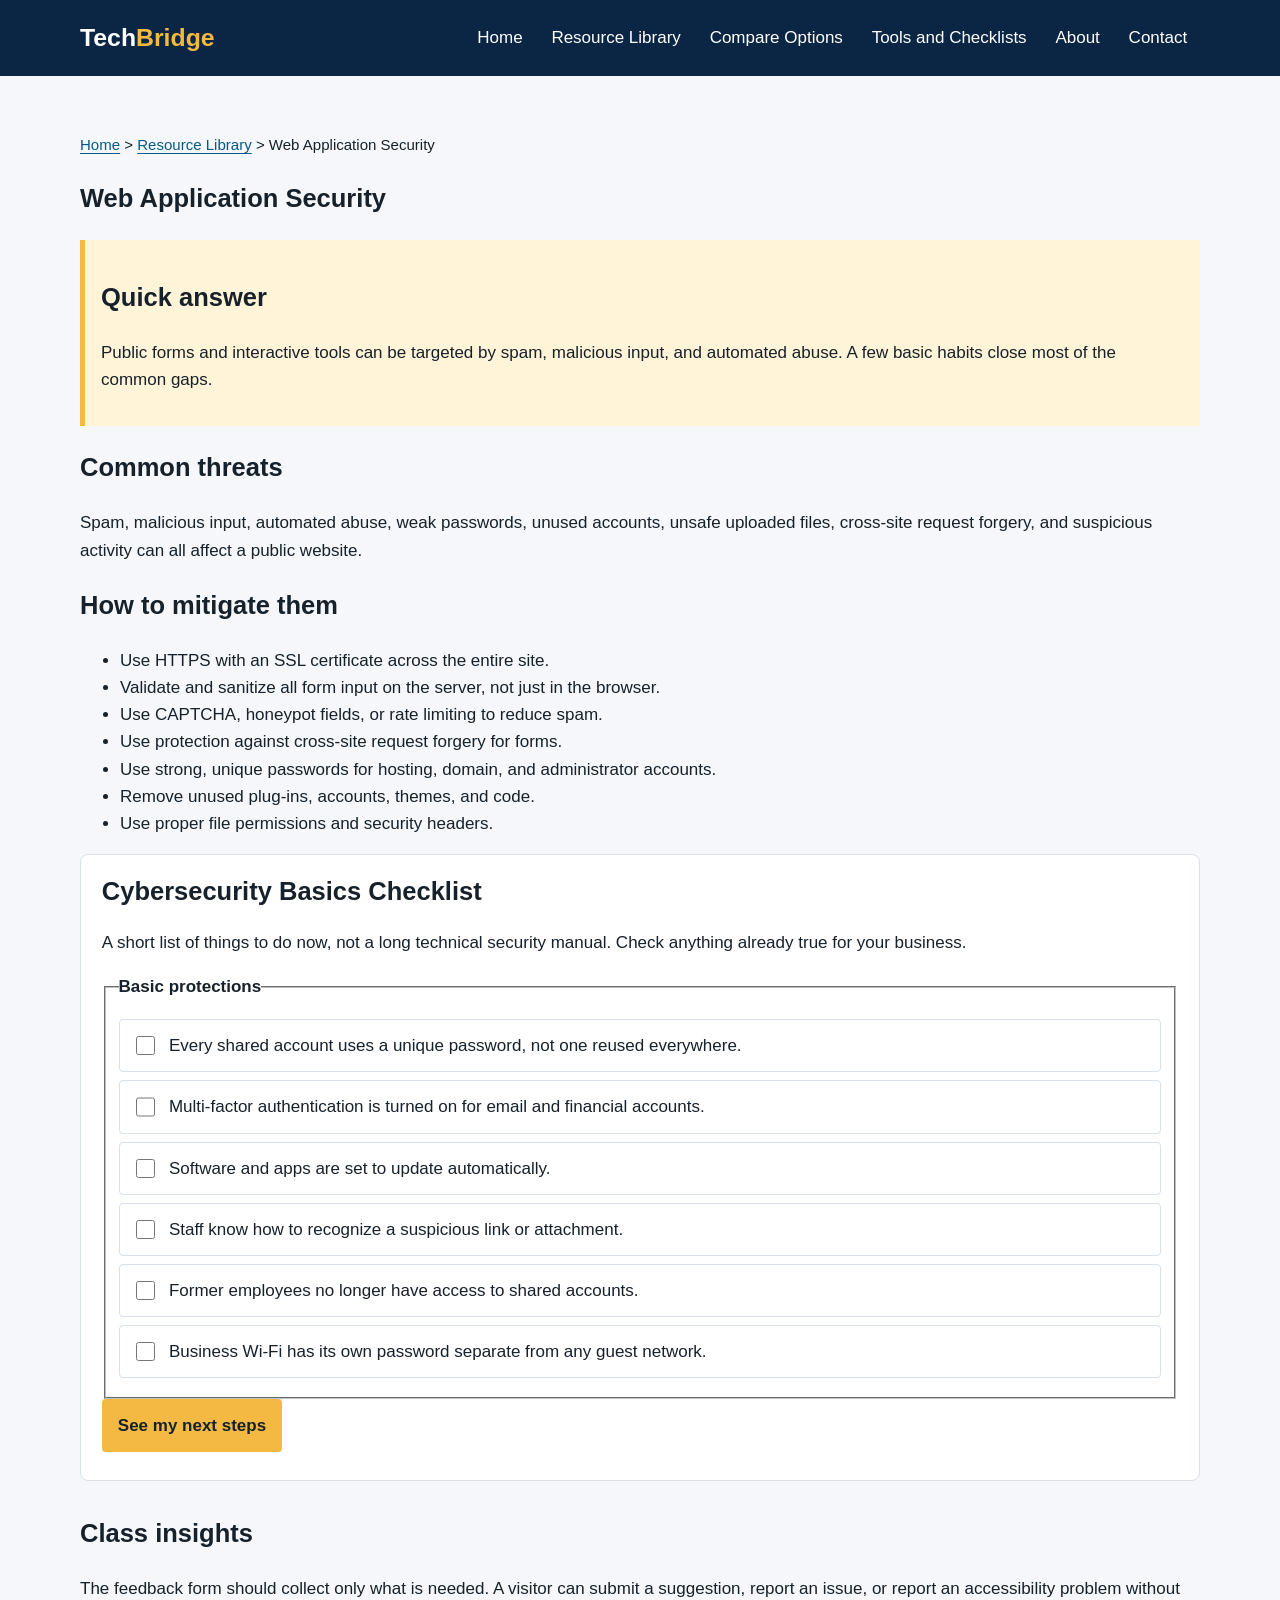
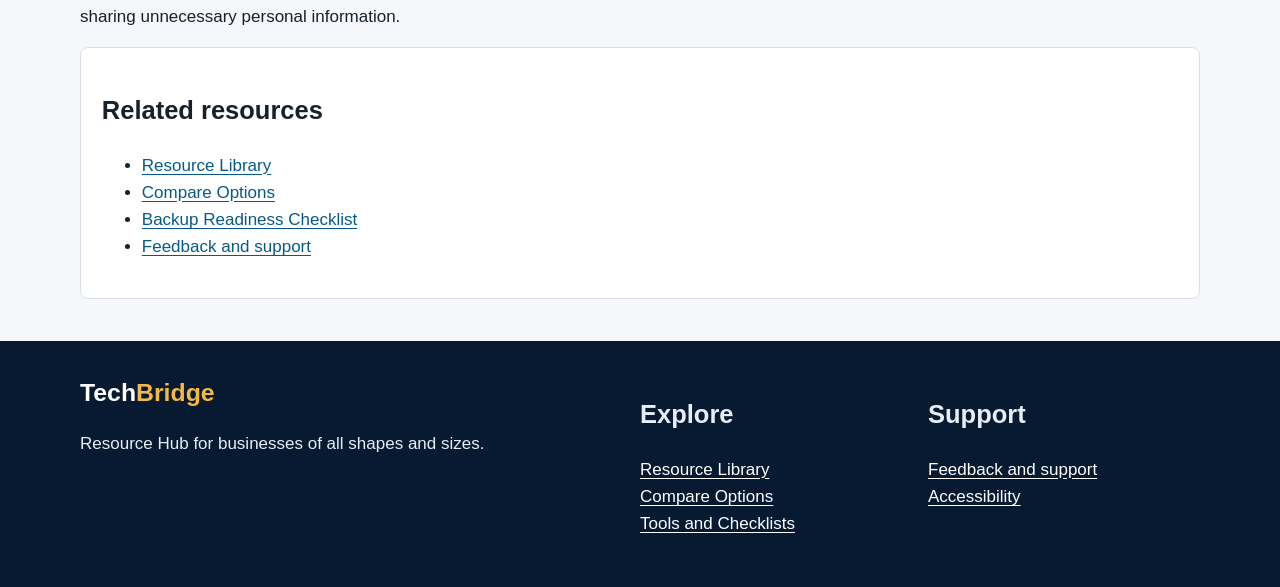
<file: security.html>
<!doctype html>
<html lang="en">
<head>
<meta charset="utf-8">
<meta name="viewport" content="width=device-width, initial-scale=1">
<meta name="description" content="Web application security basics and a cybersecurity checklist for small businesses.">
<title>Web Application Security — TechBridge</title>
<link rel="stylesheet" href="css/styles.css">
</head>
<body>
<a class="skip" href="#main">Skip to main content</a>
<header class="site-header">
  <div class="wrap header-inner">
    <a class="brand" href="index.html">Tech<span>Bridge</span></a>
    <button class="menu-button" aria-expanded="false">Menu</button>
    <nav class="site-nav" aria-label="Main navigation">
      <ul>
        <li><a href="index.html">Home</a></li>
        <li><a href="resources.html">Resource Library</a></li>
        <li><a href="compare.html">Compare Options</a></li>
        <li><a href="tools.html">Tools and Checklists</a></li>
        <li><a href="about.html">About</a></li>
        <li><a href="contact.html">Contact</a></li>
      </ul>
    </nav>
  </div>
</header>

<main id="main" class="wrap">
  <article>
    <p class="breadcrumbs"><a href="index.html">Home</a> &gt; <a href="resources.html">Resource Library</a> &gt; Web Application Security</p>
    <h1>Web Application Security</h1>

    <div class="quick">
      <h2>Quick answer</h2>
      <p>Public forms and interactive tools can be targeted by spam, malicious input, and automated abuse. A few basic habits close most of the common gaps.</p>
    </div>

    <h2>Common threats</h2>
    <p>Spam, malicious input, automated abuse, weak passwords, unused accounts, unsafe uploaded files, cross-site request forgery, and suspicious activity can all affect a public website.</p>

    <h2>How to mitigate them</h2>
    <ul>
      <li>Use HTTPS with an SSL certificate across the entire site.</li>
      <li>Validate and sanitize all form input on the server, not just in the browser.</li>
      <li>Use CAPTCHA, honeypot fields, or rate limiting to reduce spam.</li>
      <li>Use protection against cross-site request forgery for forms.</li>
      <li>Use strong, unique passwords for hosting, domain, and administrator accounts.</li>
      <li>Remove unused plug-ins, accounts, themes, and code.</li>
      <li>Use proper file permissions and security headers.</li>
    </ul>

    <section id="cyber-checklist" class="card tool-section" data-tool="cyber">
      <h2>Cybersecurity Basics Checklist</h2>
      <p>A short list of things to do now, not a long technical security manual. Check anything already true for your business.</p>
      <fieldset class="check">
        <legend>Basic protections</legend>
        <label><input type="checkbox" data-check> Every shared account uses a unique password, not one reused everywhere.</label>
        <label><input type="checkbox" data-check> Multi-factor authentication is turned on for email and financial accounts.</label>
        <label><input type="checkbox" data-check> Software and apps are set to update automatically.</label>
        <label><input type="checkbox" data-check> Staff know how to recognize a suspicious link or attachment.</label>
        <label><input type="checkbox" data-check> Former employees no longer have access to shared accounts.</label>
        <label><input type="checkbox" data-check> Business Wi-Fi has its own password separate from any guest network.</label>
      </fieldset>
      <button class="button" type="button" data-score>See my next steps</button>
      <p data-score-line></p>
      <div class="result" data-outcomes hidden aria-live="polite">
        <div data-level="high" hidden>
          <h3>Your basics are covered.</h3>
          <p>Revisit this list after adding new staff, new accounts, or new software.</p>
        </div>
        <div data-level="mid" hidden>
          <h3>You have some protections in place, but gaps remain.</h3>
          <p>Weak passwords and missing multi-factor authentication are the most common way small businesses get locked out of accounts.</p>
          <h4>Next steps</h4>
          <ol>
            <li>Turn on multi-factor authentication for email first.</li>
            <li>Change any shared or reused passwords this week.</li>
            <li>Remove access for anyone who no longer works with your team.</li>
          </ol>
        </div>
        <div data-level="low" hidden>
          <h3>These basics need attention soon.</h3>
          <p>Right now, one weak password or one missed update could take down access to accounts your business depends on.</p>
          <h4>Next steps</h4>
          <ol>
            <li>Change shared passwords and turn on multi-factor authentication today.</li>
            <li>Turn on automatic updates for the software your team relies on.</li>
            <li>Set a reminder to review account access every few months.</li>
          </ol>
        </div>
        <div class="grid" style="margin-top:1rem">
          <button class="button" type="button" data-print>Print my result</button>
          <button class="button" type="button" data-save>Save my result</button>
        </div>
      </div>
    </section>

    <h2>Class insights</h2>
    <p>The feedback form should collect only what is needed. A visitor can submit a suggestion, report an issue, or report an accessibility problem without sharing unnecessary personal information.</p>

    <aside class="related">
      <h2>Related resources</h2>
      <ul>
        <li><a href="resources.html">Resource Library</a></li>
        <li><a href="compare.html">Compare Options</a></li>
        <li><a href="tools.html#backup">Backup Readiness Checklist</a></li>
        <li><a href="contact.html">Feedback and support</a></li>
      </ul>
    </aside>
  </article>
</main>

<footer class="site-footer">
  <div class="wrap footer">
    <div>
      <a class="brand" href="index.html">Tech<span>Bridge</span></a>
      <p>Resource Hub for businesses of all shapes and sizes.</p>
    </div>
    <div>
      <h2>Explore</h2>
      <p><a href="resources.html">Resource Library</a><br><a href="compare.html">Compare Options</a><br><a href="tools.html">Tools and Checklists</a></p>
    </div>
    <div>
      <h2>Support</h2>
      <p><a href="contact.html">Feedback and support</a><br><a href="accessibility.html">Accessibility</a></p>
    </div>
  </div>
</footer>
<script src="js/script.js"></script>
</body>
</html>
</file>
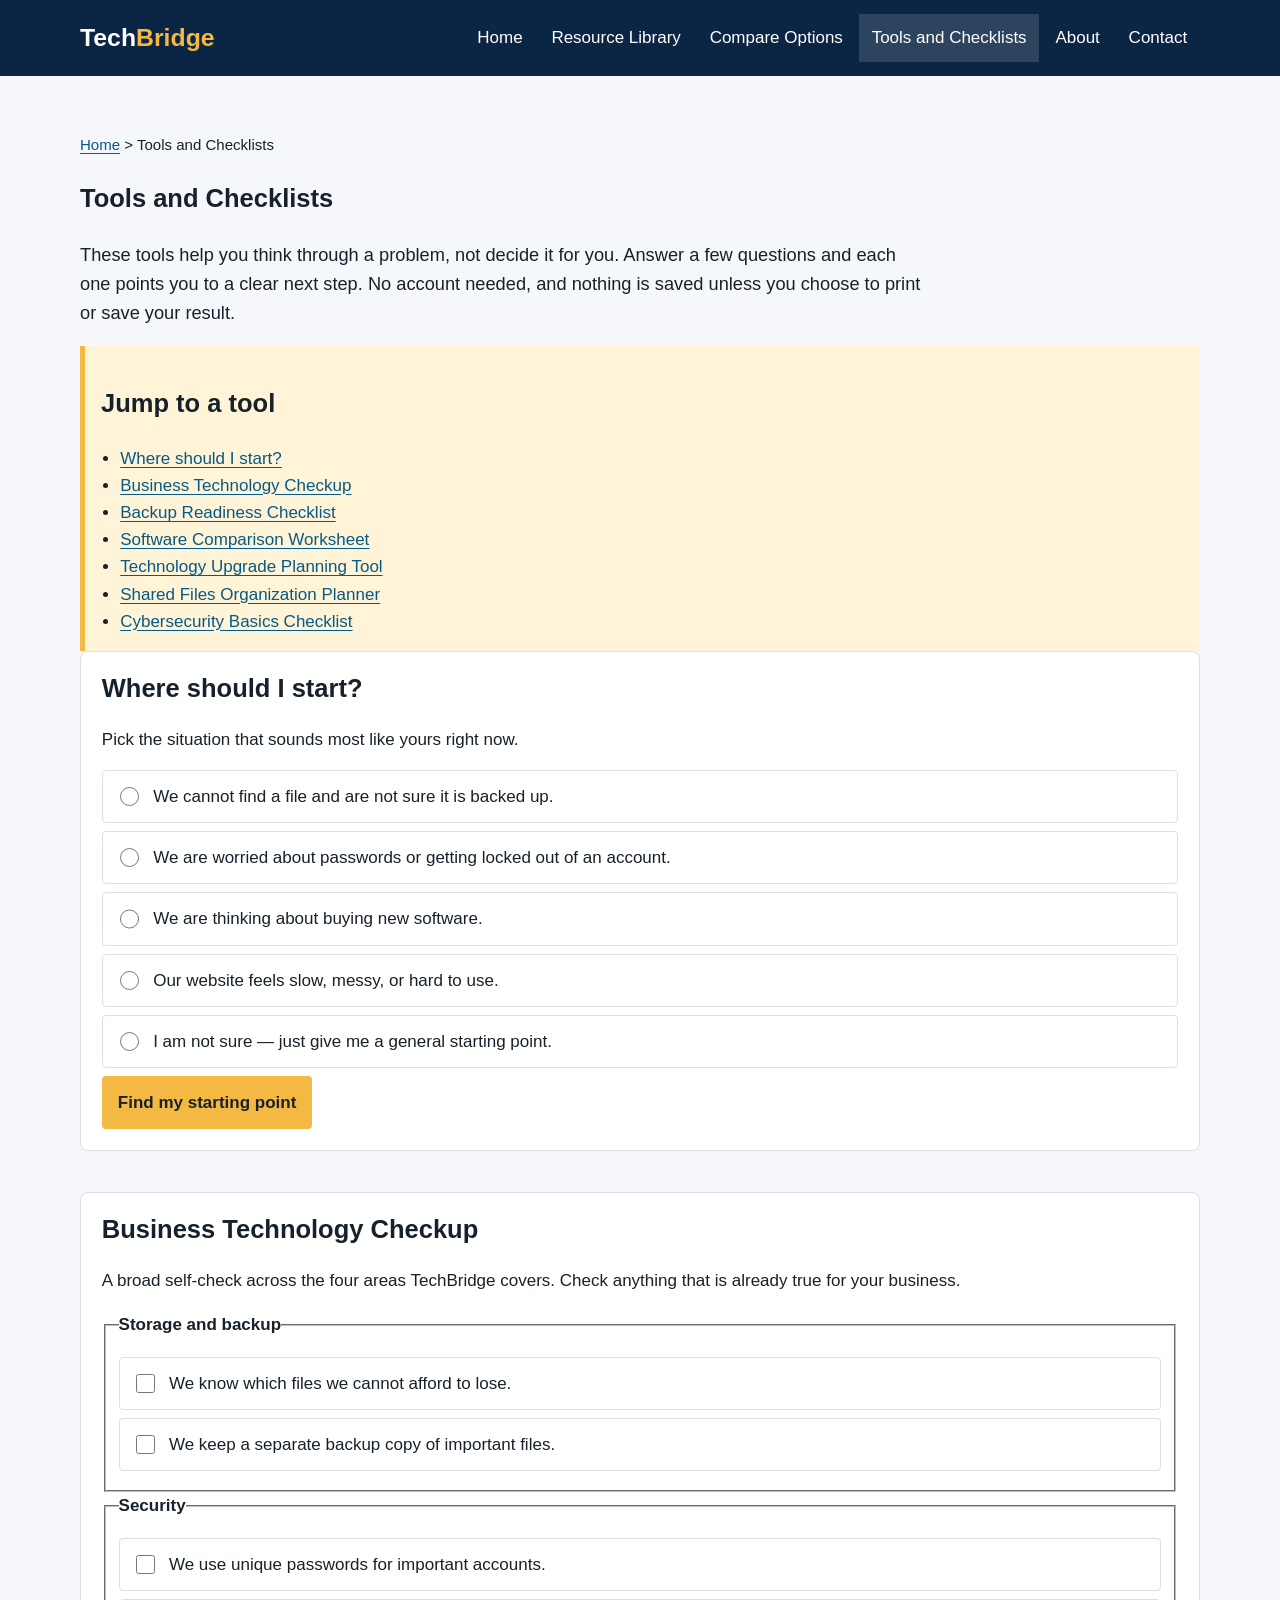
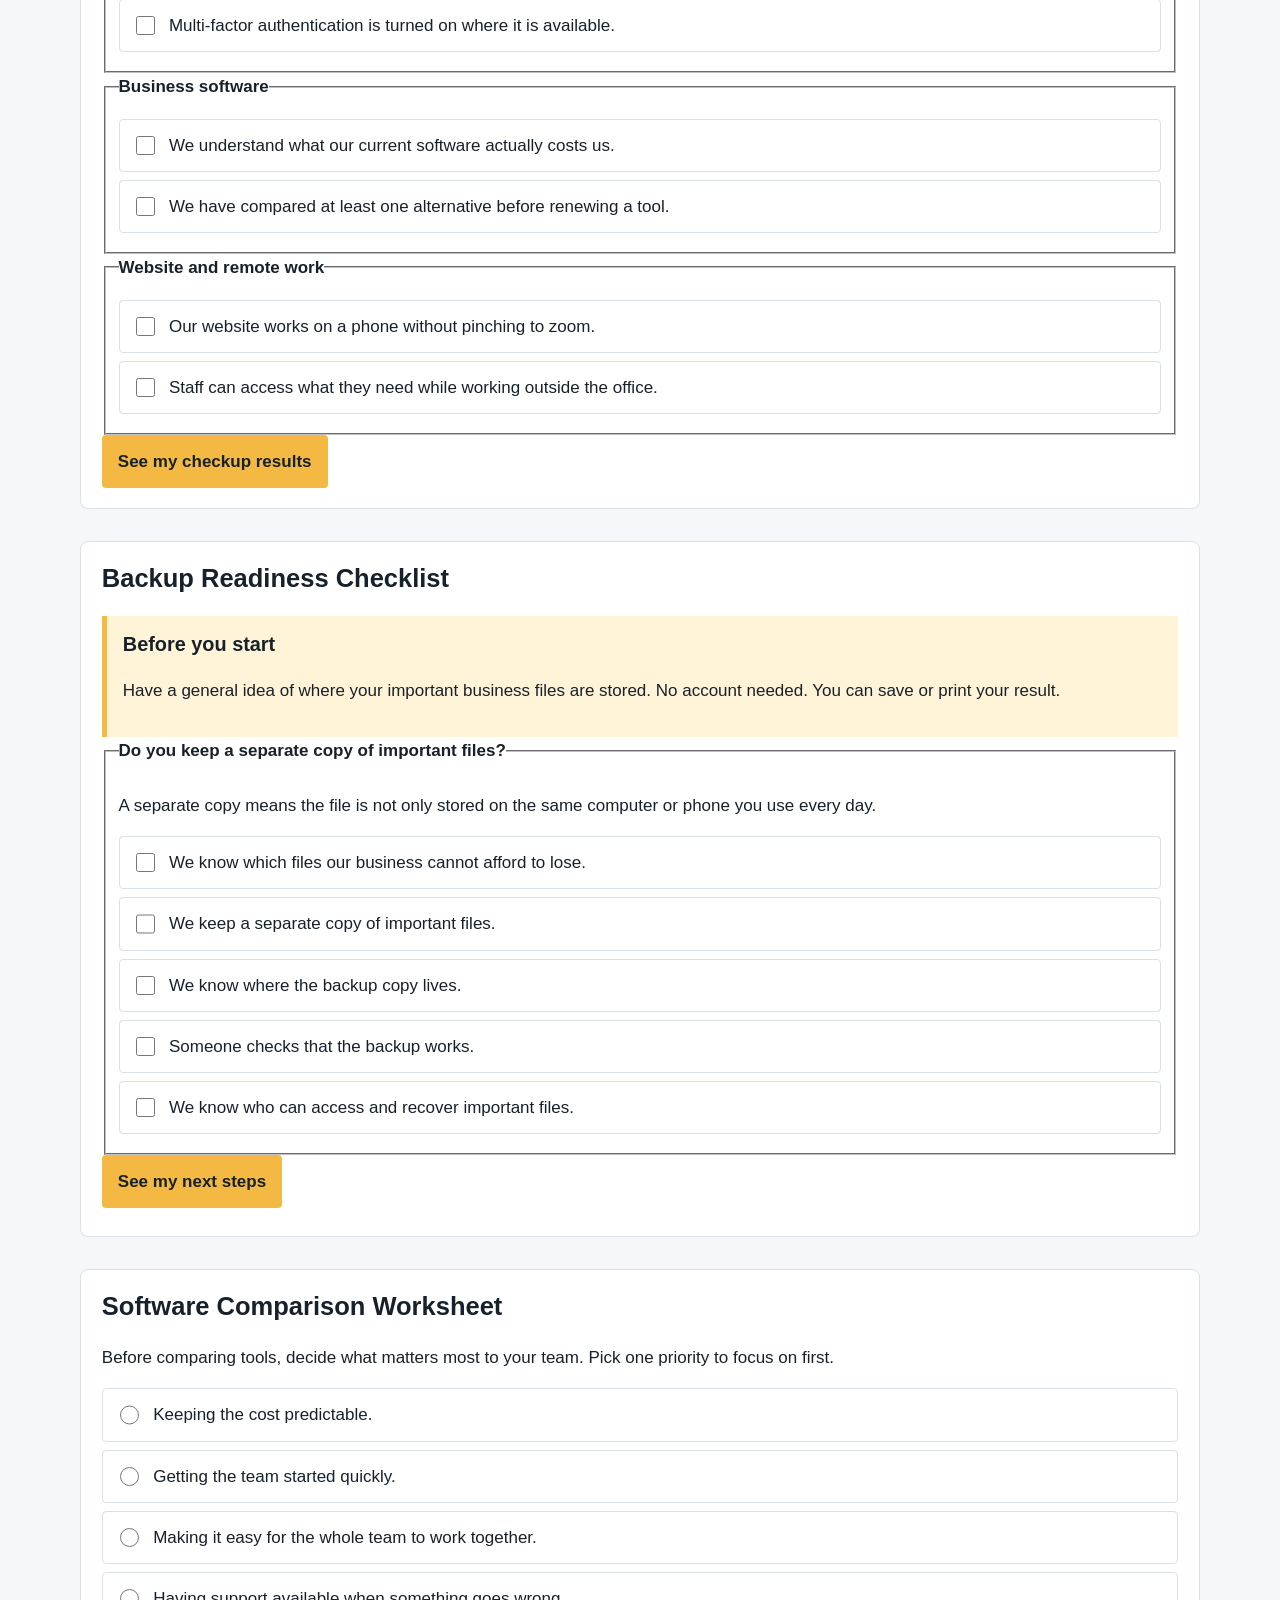
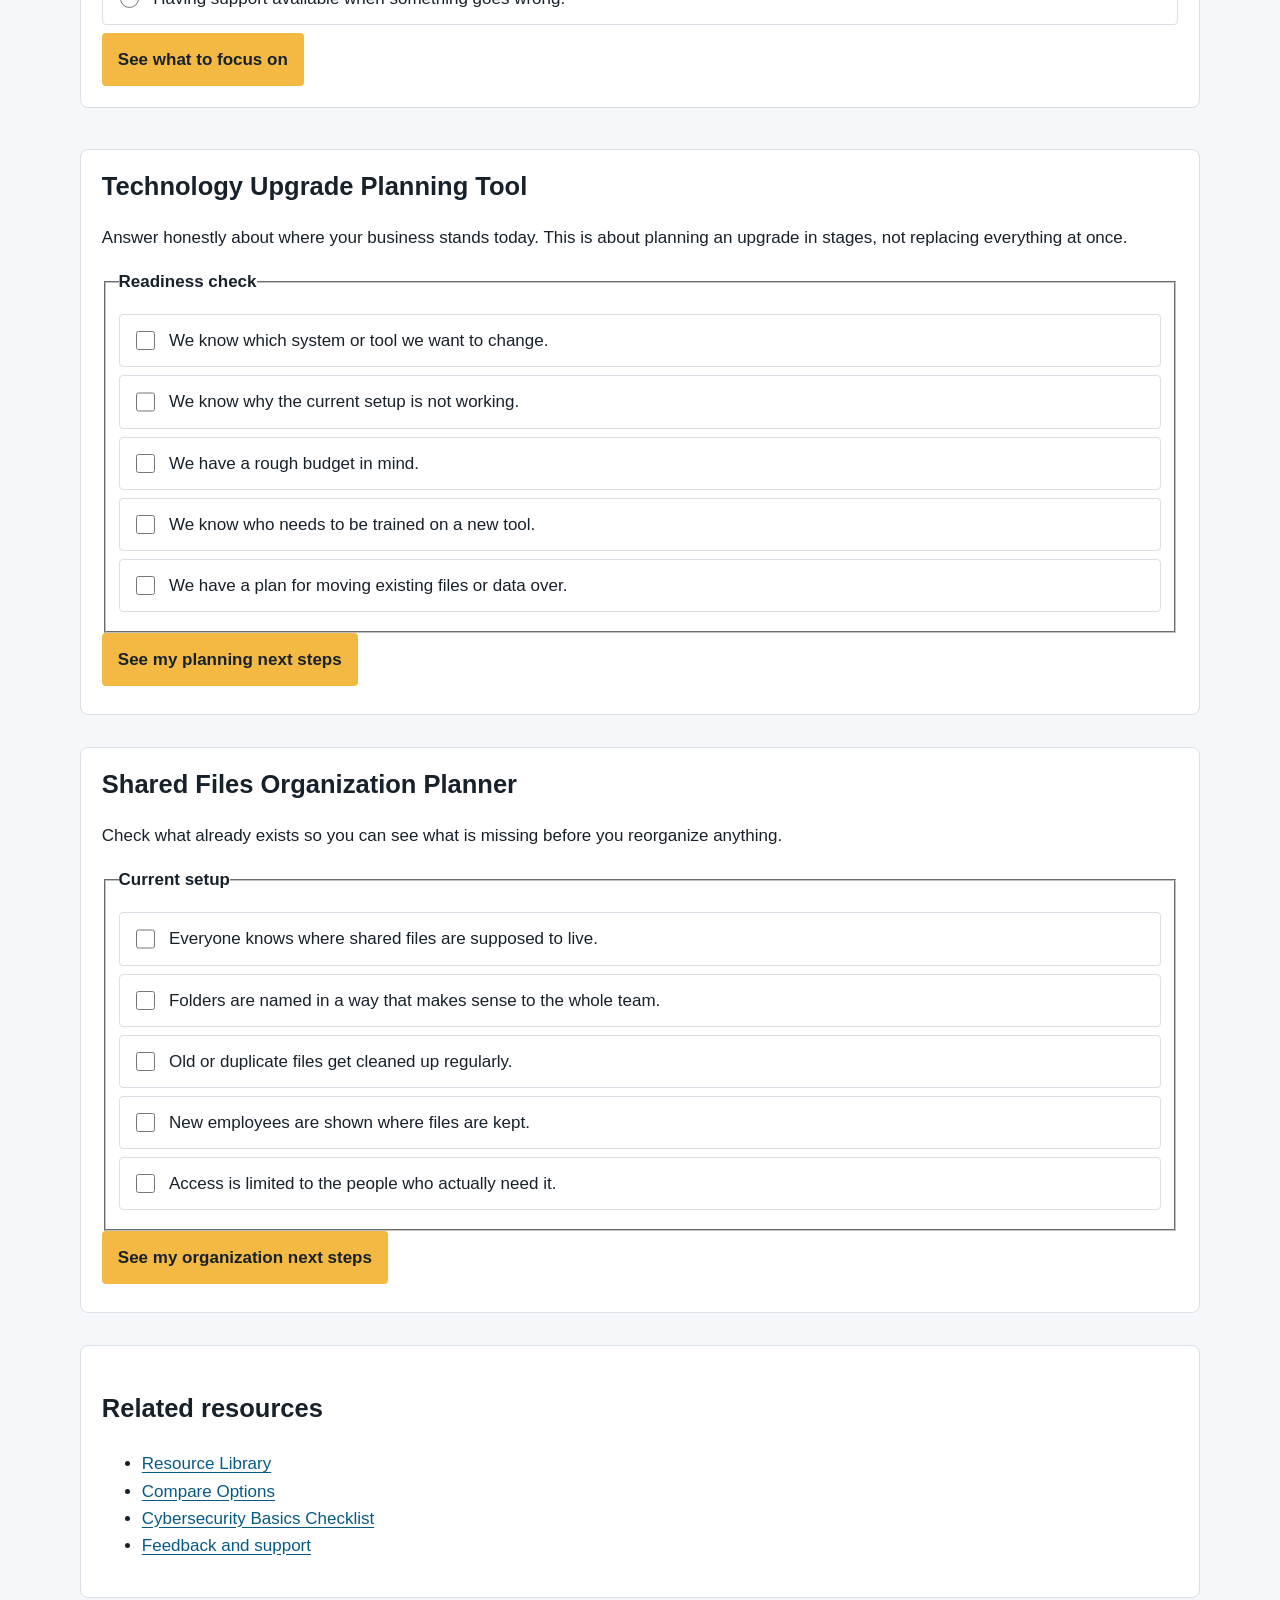
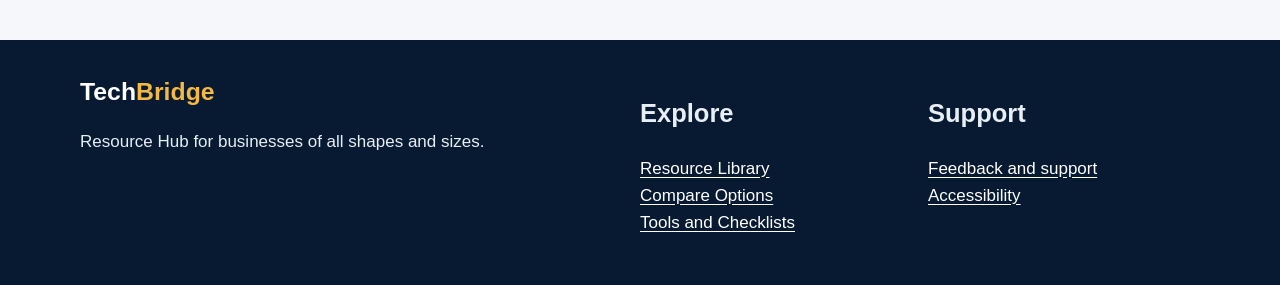
<file: tools.html>
<!doctype html>
<html lang="en">
<head>
<meta charset="utf-8">
<meta name="viewport" content="width=device-width, initial-scale=1">
<meta name="description" content="TechBridge planning tools and checklists for small-business technology decisions.">
<title>Tools and Checklists — TechBridge</title>
<link rel="stylesheet" href="css/styles.css">
</head>
<body>
<a class="skip" href="#main">Skip to main content</a>
<header class="site-header">
  <div class="wrap header-inner">
    <a class="brand" href="index.html">Tech<span>Bridge</span></a>
    <button class="menu-button" aria-expanded="false">Menu</button>
    <nav class="site-nav" aria-label="Main navigation">
      <ul>
        <li><a href="index.html">Home</a></li>
        <li><a href="resources.html">Resource Library</a></li>
        <li><a href="compare.html">Compare Options</a></li>
        <li><a href="tools.html" aria-current="page">Tools and Checklists</a></li>
        <li><a href="about.html">About</a></li>
        <li><a href="contact.html">Contact</a></li>
      </ul>
    </nav>
  </div>
</header>

<main id="main" class="wrap">
  <article>
    <p class="breadcrumbs"><a href="index.html">Home</a> &gt; Tools and Checklists</p>
    <h1>Tools and Checklists</h1>
    <p class="intro">These tools help you think through a problem, not decide it for you. Answer a few questions and each one points you to a clear next step. No account needed, and nothing is saved unless you choose to print or save your result.</p>

    <nav class="quick" aria-label="Jump to a tool">
      <h2>Jump to a tool</h2>
      <ul>
        <li><a href="#finder">Where should I start?</a></li>
        <li><a href="#checkup">Business Technology Checkup</a></li>
        <li><a href="#backup">Backup Readiness Checklist</a></li>
        <li><a href="#worksheet">Software Comparison Worksheet</a></li>
        <li><a href="#upgrade">Technology Upgrade Planning Tool</a></li>
        <li><a href="#files">Shared Files Organization Planner</a></li>
        <li><a href="security.html#cyber-checklist">Cybersecurity Basics Checklist</a></li>
      </ul>
    </nav>

    <!-- Topic finder -->
    <section id="finder" class="card">
      <h2>Where should I start?</h2>
      <p>Pick the situation that sounds most like yours right now.</p>
      <form data-finder>
        <div class="check">
          <label><input type="radio" name="finder" value="lost-files"> We cannot find a file and are not sure it is backed up.</label>
          <label><input type="radio" name="finder" value="password-worry"> We are worried about passwords or getting locked out of an account.</label>
          <label><input type="radio" name="finder" value="new-software"> We are thinking about buying new software.</label>
          <label><input type="radio" name="finder" value="slow-messy-site"> Our website feels slow, messy, or hard to use.</label>
          <label><input type="radio" name="finder" value="not-sure"> I am not sure — just give me a general starting point.</label>
        </div>
        <button class="button" type="submit">Find my starting point</button>
      </form>
      <p class="notice" data-finder-result hidden></p>
    </section>

    <!-- Business technology checkup -->
    <section id="checkup" class="card tool-section">
      <h2>Business Technology Checkup</h2>
      <p>A broad self-check across the four areas TechBridge covers. Check anything that is already true for your business.</p>
      <form data-checkup>
        <fieldset class="check">
          <legend>Storage and backup</legend>
          <label><input type="checkbox" data-check data-cat="backup"> We know which files we cannot afford to lose.</label>
          <label><input type="checkbox" data-check data-cat="backup"> We keep a separate backup copy of important files.</label>
        </fieldset>
        <fieldset class="check">
          <legend>Security</legend>
          <label><input type="checkbox" data-check data-cat="security"> We use unique passwords for important accounts.</label>
          <label><input type="checkbox" data-check data-cat="security"> Multi-factor authentication is turned on where it is available.</label>
        </fieldset>
        <fieldset class="check">
          <legend>Business software</legend>
          <label><input type="checkbox" data-check data-cat="software"> We understand what our current software actually costs us.</label>
          <label><input type="checkbox" data-check data-cat="software"> We have compared at least one alternative before renewing a tool.</label>
        </fieldset>
        <fieldset class="check">
          <legend>Website and remote work</legend>
          <label><input type="checkbox" data-check data-cat="remote"> Our website works on a phone without pinching to zoom.</label>
          <label><input type="checkbox" data-check data-cat="remote"> Staff can access what they need while working outside the office.</label>
        </fieldset>
        <button class="button" type="submit">See my checkup results</button>
      </form>
      <div class="result" data-checkup-result hidden aria-live="polite"></div>
    </section>

    <!-- Backup readiness checklist -->
    <section id="backup" class="card tool-section" data-tool="backup">
      <h2>Backup Readiness Checklist</h2>
      <div class="quick">
        <h3>Before you start</h3>
        <p>Have a general idea of where your important business files are stored. No account needed. You can save or print your result.</p>
      </div>
      <fieldset class="check">
        <legend>Do you keep a separate copy of important files?</legend>
        <p>A separate copy means the file is not only stored on the same computer or phone you use every day.</p>
        <label><input type="checkbox" data-check> We know which files our business cannot afford to lose.</label>
        <label><input type="checkbox" data-check> We keep a separate copy of important files.</label>
        <label><input type="checkbox" data-check> We know where the backup copy lives.</label>
        <label><input type="checkbox" data-check> Someone checks that the backup works.</label>
        <label><input type="checkbox" data-check> We know who can access and recover important files.</label>
      </fieldset>
      <button class="button" type="button" data-score>See my next steps</button>
      <p data-score-line></p>
      <div class="result" data-outcomes hidden aria-live="polite">
        <div data-level="high" hidden>
          <h3>Your backup plan looks solid.</h3>
          <p>Keep checking the backup on a schedule and make sure someone besides you knows how to recover files.</p>
        </div>
        <div data-level="mid" hidden>
          <h3>You have a starting point, but your backup plan has gaps.</h3>
          <p>Your business has some copies of important files, but recovery steps and backup checks are not clear yet.</p>
          <h4>Next steps</h4>
          <ol>
            <li>List the files your business cannot afford to lose.</li>
            <li>Choose where the backup copy will live.</li>
            <li>Set a regular reminder to check that it works.</li>
          </ol>
        </div>
        <div data-level="low" hidden>
          <h3>Your backup plan needs attention soon.</h3>
          <p>Important files may not be protected yet. Start with a list of files you cannot afford to lose, then pick one place for the backup copy to live.</p>
          <h4>Next steps</h4>
          <ol>
            <li>List the files your business cannot afford to lose.</li>
            <li>Choose one backup location and move copies there this week.</li>
            <li>Set a recurring reminder to confirm the backup actually ran.</li>
          </ol>
        </div>
        <div class="grid" style="margin-top:1rem">
          <button class="button" type="button" data-print>Print my result</button>
          <button class="button" type="button" data-save>Save my result</button>
        </div>
      </div>
    </section>

    <!-- Software comparison worksheet -->
    <section id="worksheet" class="card">
      <h2>Software Comparison Worksheet</h2>
      <p>Before comparing tools, decide what matters most to your team. Pick one priority to focus on first.</p>
      <form data-worksheet>
        <div class="check">
          <label><input type="radio" name="priority" value="cost"> Keeping the cost predictable.</label>
          <label><input type="radio" name="priority" value="setup"> Getting the team started quickly.</label>
          <label><input type="radio" name="priority" value="collab"> Making it easy for the whole team to work together.</label>
          <label><input type="radio" name="priority" value="support"> Having support available when something goes wrong.</label>
        </div>
        <button class="button" type="submit">See what to focus on</button>
      </form>
      <div class="notice" data-worksheet-result hidden aria-live="polite"></div>
    </section>

    <!-- Technology upgrade planning tool -->
    <section id="upgrade" class="card tool-section" data-tool="upgrade">
      <h2>Technology Upgrade Planning Tool</h2>
      <p>Answer honestly about where your business stands today. This is about planning an upgrade in stages, not replacing everything at once.</p>
      <fieldset class="check">
        <legend>Readiness check</legend>
        <label><input type="checkbox" data-check> We know which system or tool we want to change.</label>
        <label><input type="checkbox" data-check> We know why the current setup is not working.</label>
        <label><input type="checkbox" data-check> We have a rough budget in mind.</label>
        <label><input type="checkbox" data-check> We know who needs to be trained on a new tool.</label>
        <label><input type="checkbox" data-check> We have a plan for moving existing files or data over.</label>
      </fieldset>
      <button class="button" type="button" data-score>See my planning next steps</button>
      <p data-score-line></p>
      <div class="result" data-outcomes hidden aria-live="polite">
        <div data-level="high" hidden>
          <h3>You are ready to plan the upgrade in stages.</h3>
          <p>Start with the smallest piece you can change without disrupting daily work, then expand from there.</p>
        </div>
        <div data-level="mid" hidden>
          <h3>You have some pieces in place, but a few gaps remain.</h3>
          <p>Nail down the parts you are missing before you start moving data or spending money.</p>
          <h4>Next steps</h4>
          <ol>
            <li>Write down exactly what problem the upgrade should solve.</li>
            <li>Get a rough budget approved before comparing tools.</li>
            <li>Decide who will need training and how much time that takes.</li>
          </ol>
        </div>
        <div data-level="low" hidden>
          <h3>It is too early to start the upgrade itself.</h3>
          <p>Spend time defining the problem and the budget first. An upgrade started without a plan usually costs more and takes longer.</p>
          <h4>Next steps</h4>
          <ol>
            <li>Name the specific problem the current tool or system creates.</li>
            <li>Talk with the people who will use the new tool daily.</li>
            <li>Revisit this checklist once you have a budget in mind.</li>
          </ol>
        </div>
        <div class="grid" style="margin-top:1rem">
          <button class="button" type="button" data-print>Print my result</button>
          <button class="button" type="button" data-save>Save my result</button>
        </div>
      </div>
    </section>

    <!-- Shared files organization planner -->
    <section id="files" class="card tool-section" data-tool="files">
      <h2>Shared Files Organization Planner</h2>
      <p>Check what already exists so you can see what is missing before you reorganize anything.</p>
      <fieldset class="check">
        <legend>Current setup</legend>
        <label><input type="checkbox" data-check> Everyone knows where shared files are supposed to live.</label>
        <label><input type="checkbox" data-check> Folders are named in a way that makes sense to the whole team.</label>
        <label><input type="checkbox" data-check> Old or duplicate files get cleaned up regularly.</label>
        <label><input type="checkbox" data-check> New employees are shown where files are kept.</label>
        <label><input type="checkbox" data-check> Access is limited to the people who actually need it.</label>
      </fieldset>
      <button class="button" type="button" data-score>See my organization next steps</button>
      <p data-score-line></p>
      <div class="result" data-outcomes hidden aria-live="polite">
        <div data-level="high" hidden>
          <h3>Your shared files are in good shape.</h3>
          <p>Keep reviewing folder structure and access every few months as your team changes.</p>
        </div>
        <div data-level="mid" hidden>
          <h3>Your file system has a structure, but it needs cleanup.</h3>
          <p>Start with naming and access before adding any new tools.</p>
          <h4>Next steps</h4>
          <ol>
            <li>Agree on one folder naming pattern the whole team will use.</li>
            <li>Set a recurring time to archive or delete old files.</li>
            <li>Review who currently has access and remove what is not needed.</li>
          </ol>
        </div>
        <div data-level="low" hidden>
          <h3>Shared files need a clear structure soon.</h3>
          <p>Files scattered across devices and messages are hard to back up and easy to lose.</p>
          <h4>Next steps</h4>
          <ol>
            <li>Pick one shared location for business files going forward.</li>
            <li>Create a short, simple folder structure everyone can follow.</li>
            <li>Show every team member where that location is.</li>
          </ol>
        </div>
        <div class="grid" style="margin-top:1rem">
          <button class="button" type="button" data-print>Print my result</button>
          <button class="button" type="button" data-save>Save my result</button>
        </div>
      </div>
    </section>

    <aside class="related">
      <h2>Related resources</h2>
      <ul>
        <li><a href="resources.html">Resource Library</a></li>
        <li><a href="compare.html">Compare Options</a></li>
        <li><a href="security.html#cyber-checklist">Cybersecurity Basics Checklist</a></li>
        <li><a href="contact.html">Feedback and support</a></li>
      </ul>
    </aside>
  </article>
</main>

<footer class="site-footer">
  <div class="wrap footer">
    <div>
      <a class="brand" href="index.html">Tech<span>Bridge</span></a>
      <p>Resource Hub for businesses of all shapes and sizes.</p>
    </div>
    <div>
      <h2>Explore</h2>
      <p><a href="resources.html">Resource Library</a><br><a href="compare.html">Compare Options</a><br><a href="tools.html">Tools and Checklists</a></p>
    </div>
    <div>
      <h2>Support</h2>
      <p><a href="contact.html">Feedback and support</a><br><a href="accessibility.html">Accessibility</a></p>
    </div>
  </div>
</footer>
<script src="js/script.js"></script>
</body>
</html>
</file>
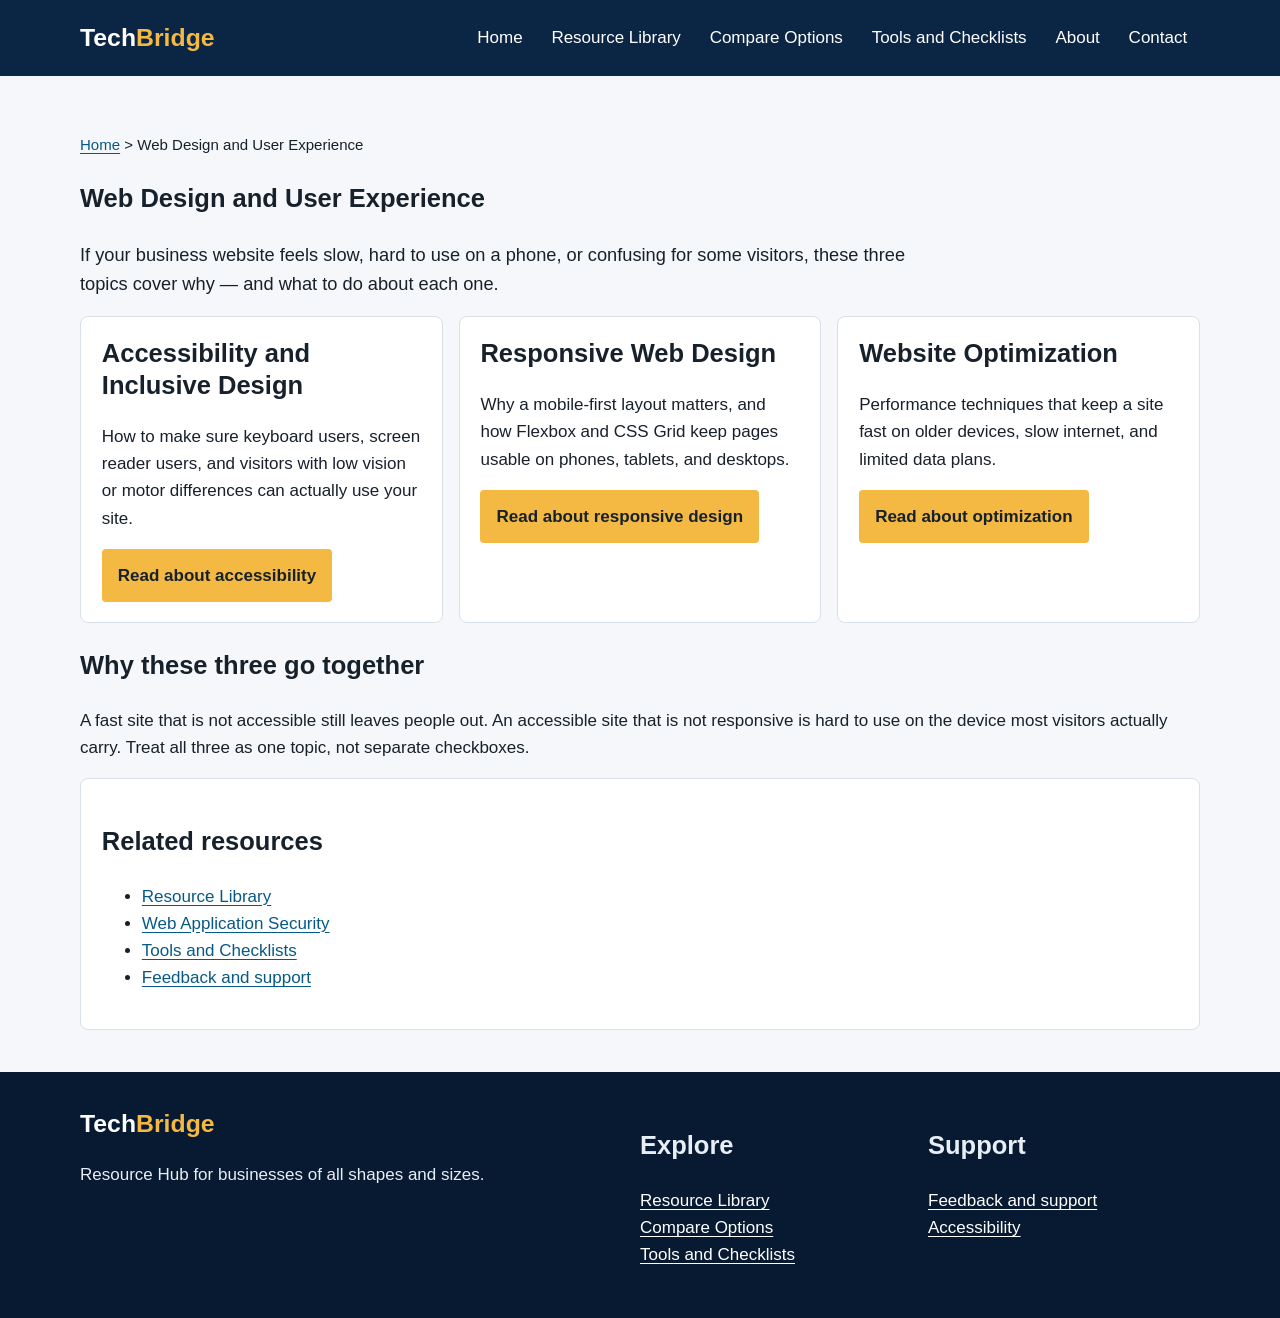
<file: user-experience.html>
<!doctype html>
<html lang="en">
<head>
<meta charset="utf-8">
<meta name="viewport" content="width=device-width, initial-scale=1">
<meta name="description" content="TechBridge web design resources: user experience, accessibility, performance, and responsive design.">
<title>Web Design and User Experience — TechBridge</title>
<link rel="stylesheet" href="css/styles.css">
</head>
<body>
<a class="skip" href="#main">Skip to main content</a>
<header class="site-header">
  <div class="wrap header-inner">
    <a class="brand" href="index.html">Tech<span>Bridge</span></a>
    <button class="menu-button" aria-expanded="false">Menu</button>
    <nav class="site-nav" aria-label="Main navigation">
      <ul>
        <li><a href="index.html">Home</a></li>
        <li><a href="resources.html">Resource Library</a></li>
        <li><a href="compare.html">Compare Options</a></li>
        <li><a href="tools.html">Tools and Checklists</a></li>
        <li><a href="about.html">About</a></li>
        <li><a href="contact.html">Contact</a></li>
      </ul>
    </nav>
  </div>
</header>

<main id="main" class="wrap">
  <article>
    <p class="breadcrumbs"><a href="index.html">Home</a> &gt; Web Design and User Experience</p>
    <h1>Web Design and User Experience</h1>
    <p class="intro">If your business website feels slow, hard to use on a phone, or confusing for some visitors, these three topics cover why — and what to do about each one.</p>

    <div class="grid">
      <article class="card">
        <h2>Accessibility and Inclusive Design</h2>
        <p>How to make sure keyboard users, screen reader users, and visitors with low vision or motor differences can actually use your site.</p>
        <a class="button" href="accessibility.html">Read about accessibility</a>
      </article>
      <article class="card">
        <h2>Responsive Web Design</h2>
        <p>Why a mobile-first layout matters, and how Flexbox and CSS Grid keep pages usable on phones, tablets, and desktops.</p>
        <a class="button" href="responsive-design.html">Read about responsive design</a>
      </article>
      <article class="card">
        <h2>Website Optimization</h2>
        <p>Performance techniques that keep a site fast on older devices, slow internet, and limited data plans.</p>
        <a class="button" href="optimization.html">Read about optimization</a>
      </article>
    </div>

    <h2>Why these three go together</h2>
    <p>A fast site that is not accessible still leaves people out. An accessible site that is not responsive is hard to use on the device most visitors actually carry. Treat all three as one topic, not separate checkboxes.</p>

    <aside class="related">
      <h2>Related resources</h2>
      <ul>
        <li><a href="resources.html">Resource Library</a></li>
        <li><a href="security.html">Web Application Security</a></li>
        <li><a href="tools.html">Tools and Checklists</a></li>
        <li><a href="contact.html">Feedback and support</a></li>
      </ul>
    </aside>
  </article>
</main>

<footer class="site-footer">
  <div class="wrap footer">
    <div>
      <a class="brand" href="index.html">Tech<span>Bridge</span></a>
      <p>Resource Hub for businesses of all shapes and sizes.</p>
    </div>
    <div>
      <h2>Explore</h2>
      <p><a href="resources.html">Resource Library</a><br><a href="compare.html">Compare Options</a><br><a href="tools.html">Tools and Checklists</a></p>
    </div>
    <div>
      <h2>Support</h2>
      <p><a href="contact.html">Feedback and support</a><br><a href="accessibility.html">Accessibility</a></p>
    </div>
  </div>
</footer>
<script src="js/script.js"></script>
</body>
</html>
</file>
<file: css/styles.css>
*{box-sizing:border-box}html{scroll-behavior:smooth}body{margin:0;font:17px/1.6 Arial,sans-serif;color:#17212b;background:#f5f7fa}a{color:#075985;text-underline-offset:3px}a:focus-visible,button:focus-visible,input:focus-visible,textarea:focus-visible,select:focus-visible,details summary:focus-visible{outline:3px solid #f59e0b;outline-offset:3px}.skip{position:absolute;left:-9999px}.skip:focus{left:1rem;top:1rem;background:#fff;padding:.7rem;z-index:9}.wrap{width:min(1120px,92%);margin:auto}.site-header{background:#0b2545;color:#fff}.header-inner{min-height:76px;display:flex;align-items:center;justify-content:space-between;gap:1rem}.brand{color:#fff;text-decoration:none;font-weight:700;font-size:1.55rem}.brand span{color:#f4b942}.menu-button{background:transparent;color:#fff;border:2px solid #fff;padding:.5rem .8rem}.site-nav ul{display:flex;gap:.2rem;list-style:none;padding:0;margin:0}.site-nav a{display:block;color:#fff;text-decoration:none;padding:.65rem .8rem}.site-nav a:hover,.site-nav a[aria-current=page]{background:#ffffff24}.hero{padding:3.5rem 0;background:linear-gradient(130deg,#0b2545,#146c94);color:#fff}.hero-inner{display:grid;grid-template-columns:1.1fr .9fr;gap:2.5rem;align-items:center}.hero-text h1{font-size:clamp(2.2rem,5vw,4rem);line-height:1.1;max-width:800px}.hero-image{width:100%;height:auto;aspect-ratio:4/3;object-fit:cover;border-radius:12px;box-shadow:0 10px 30px rgba(0,0,0,.25)}.search{display:flex;gap:.5rem;max-width:760px}.search input{flex:1;padding:.85rem;border:0;border-radius:4px;font:inherit}.search button,.button{background:#f4b942;color:#17212b;border:0;border-radius:4px;padding:.8rem 1rem;font:inherit;font-weight:700;cursor:pointer}.button{display:inline-block;text-decoration:none}main{padding:2.6rem 0}section{margin-bottom:2.6rem}.grid{display:grid;grid-template-columns:repeat(auto-fit,minmax(230px,1fr));gap:1rem}.card,.form,.related{background:#fff;border:1px solid #d9e0e8;border-radius:8px;padding:1.3rem}.card img{width:100%;height:auto;aspect-ratio:3/2;object-fit:cover;border-radius:6px;margin:0 0 1rem;display:block}.card h2,.card h3{margin-top:0;line-height:1.25}.quick{background:#fff4d7;border-left:5px solid #f4b942;padding:1rem}.quick ul{margin:.5rem 0 0;padding-left:1.2rem}.notice{background:#e7f4f3;border-left:5px solid #0f766e;padding:1rem}.breadcrumbs{font-size:.94rem}.check label{display:flex;gap:.7rem;align-items:flex-start;background:#fff;border:1px solid #d9e0e8;border-radius:4px;margin:.5rem 0;padding:.75rem}.check input{width:1.2rem;height:1.2rem;margin-top:.25rem;flex-shrink:0}.check fieldset{border:0;padding:0;margin:0 0 1rem}.check legend{font-weight:700;padding:0;margin-bottom:.3rem}.result{display:none;background:#e7f4f3;border-left:5px solid #0f766e;padding:1rem;margin-top:1rem}.result.show,.result:not([hidden]){display:block}.table{width:100%;border-collapse:collapse;background:#fff}.table th,.table td{border:1px solid #d9e0e8;padding:.8rem;text-align:left;vertical-align:top}.table th{background:#eaf1f7}.table-wrap{overflow:auto}.field{margin-bottom:1rem}.field label{display:block;font-weight:700}.field input,.field select,.field textarea{width:100%;font:inherit;padding:.65rem;border:1px solid #718096;border-radius:4px}.field textarea{min-height:150px}.field [aria-invalid=true]{border:2px solid #b42318;background:#fff5f5}.success{background:#e7f4f3;border-left:5px solid #0f766e;padding:1rem}.resource-list{list-style:none;padding:0}.resource-list li{padding:1rem 0;border-bottom:1px solid #d9e0e8}.site-footer{background:#071a31;color:#e8eef5;padding:2rem 0}.site-footer a{color:#fff}.footer{display:grid;grid-template-columns:2fr 1fr 1fr;gap:1rem}.hidden{position:absolute;left:-9999px}.intro{font-size:1.14rem;max-width:850px}.tool-section{margin-bottom:2rem}.faq details{background:#fff;border:1px solid #d9e0e8;border-radius:8px;padding:1rem;margin-bottom:.75rem}.faq summary{font-weight:700;cursor:pointer}.faq details p{margin-top:.6rem}[data-score-line]{font-weight:700;margin:.5rem 0 0}img{max-width:100%;height:auto}@media(max-width:760px){.header-inner{flex-wrap:wrap;padding:.7rem 0}.menu-button{display:block}.site-nav{display:none;width:100%}.site-nav.open{display:block}.site-nav ul{display:block}.site-nav a{padding:.7rem}.search{flex-direction:column}.footer{grid-template-columns:1fr}.hero-inner{grid-template-columns:1fr}.hero-image{order:-1;aspect-ratio:16/10}}@media(min-width:761px){.menu-button{display:none}}@media(prefers-reduced-motion:reduce){html{scroll-behavior:auto}}@media(prefers-contrast:more){.card img,.hero-image{outline:1px solid #000}}@media print{.site-header,.site-footer,.menu-button,form,.quick nav,nav.site-nav,.hero-image,.card img{display:none}.result{display:block !important}}
</file>
